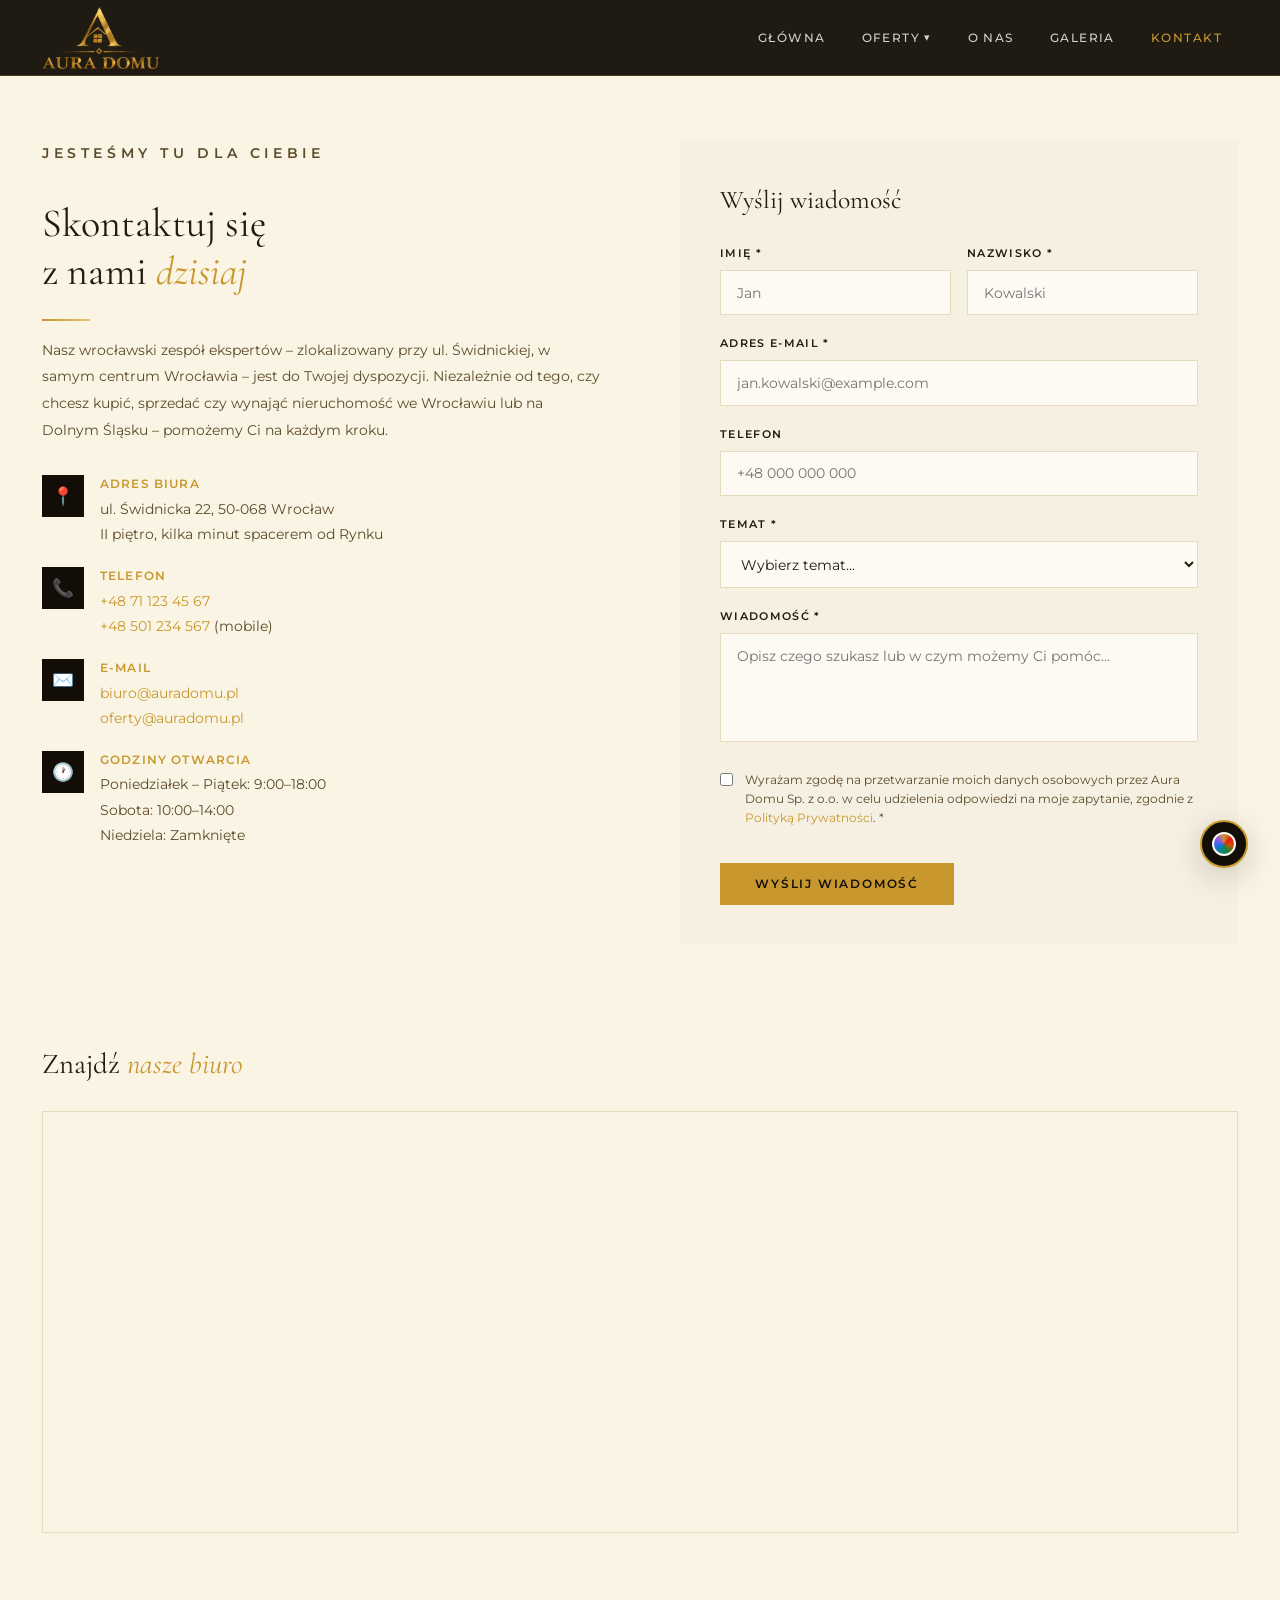
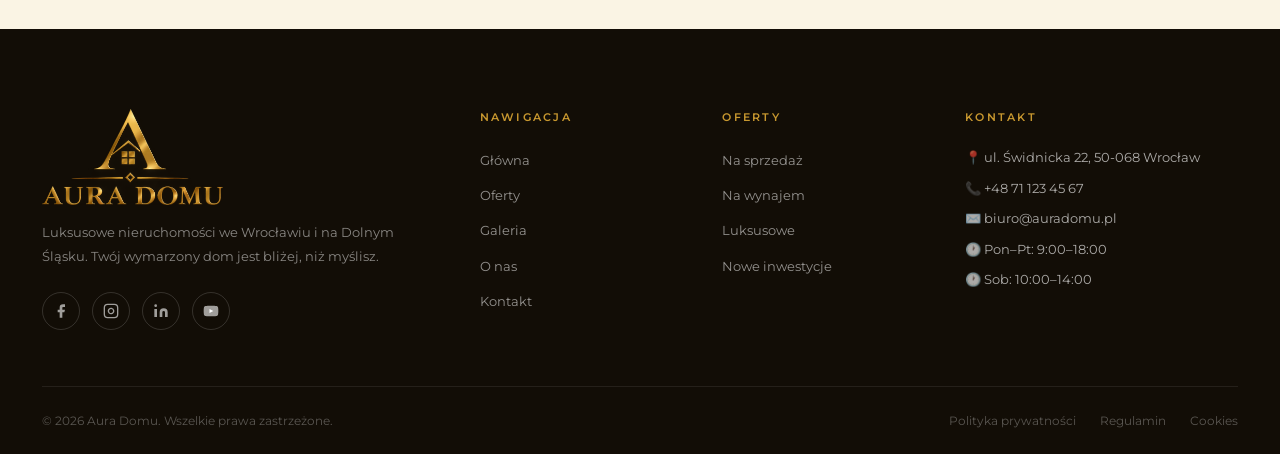
<file: kontakt.html>
<!DOCTYPE html>
<html lang="pl">
<head>
<meta charset="UTF-8">
<script>try{var t=localStorage.getItem('auraDomu_theme');if(t&&/^[a-z-]+$/.test(t))document.documentElement.setAttribute('data-theme',t)}catch(e){}</script>
<meta name="viewport" content="width=device-width, initial-scale=1.0">
<meta name="description" content="Skontaktuj się z Aura Domu: ul. Świdnicka 22, Wrocław. Telefon, e-mail i formularz kontaktowy dla kupujących, sprzedających i wynajmujących.">
<meta property="og:title" content="Kontakt – Aura Domu Wrocław">
<meta property="og:description" content="Skontaktuj się z Aura Domu: ul. Świdnicka 22, Wrocław. Telefon, e-mail i formularz kontaktowy dla kupujących, sprzedających i wynajmujących.">
<meta property="og:type" content="website">
<meta property="og:locale" content="pl_PL">
<link rel="icon" type="image/png" href="favicon.png">
<title>Kontakt – Aura Domu</title>
<link rel="preconnect" href="https://fonts.googleapis.com">
<link rel="preconnect" href="https://fonts.gstatic.com" crossorigin>
<link href="https://fonts.googleapis.com/css2?family=Cormorant+Garamond:ital,wght@0,300;0,400;0,600;1,300;1,400&family=Montserrat:wght@300;400;500;600&display=swap" rel="stylesheet">
  <link rel="stylesheet" href="style.css">
</head>
<body>

<button class="contrast-toggle" id="contrastToggle" type="button" aria-label="Wybierz kolor strony" aria-haspopup="true" aria-expanded="false" aria-controls="themePanel"><span class="contrast-icon" aria-hidden="true"></span></button>

<nav class="navbar" id="navbar">
  <div class="nav-container">
    <a href="index.html" class="nav-logo" aria-label="Aura Domu – strona główna"><img src="logo.png" alt="Aura Domu" width="700" height="371"></a>
    <ul class="nav-menu" id="navMenu">
      <li><a href="index.html" class="nav-link">Główna</a></li>
      <li class="nav-dropdown">
        <a href="oferty.html" class="nav-link">Oferty <span class="arrow">▾</span></a>
        <ul class="dropdown-menu">
          <li><a href="oferty.html">Wszystkie oferty</a></li>
          <li><a href="oferty.html?type=sprzedaz">Na sprzedaż</a></li>
          <li><a href="oferty.html?type=wynajem">Na wynajem</a></li>
          <li><a href="oferty.html?type=luksusowe">Luksusowe</a></li>
          <li><a href="oferty.html?type=nowe">Nowe inwestycje</a></li>
        </ul>
      </li>
      <li><a href="o-nas.html" class="nav-link">O nas</a></li>
      <li><a href="galeria.html" class="nav-link">Galeria</a></li>
      <li><a href="kontakt.html" class="nav-link active">Kontakt</a></li>
    </ul>
    <button class="nav-burger" id="navBurger" type="button" aria-label="Menu" aria-expanded="false" aria-controls="navMenu"><span></span><span></span><span></span></button>
  </div>
</nav>

<!-- CONTACT SECTION -->
<section class="contact-section">
  <div class="container">
    <div class="contact-grid">

      <!-- INFO -->
      <div class="contact-info">
        <p class="section-eyebrow" style="text-align:left">Jesteśmy tu dla Ciebie</p>
        <h1>Skontaktuj się<br>z nami <em>dzisiaj</em></h1>
        <span class="gold-line left"></span>
        <p>Nasz wrocławski zespół ekspertów – zlokalizowany przy ul. Świdnickiej, w samym centrum Wrocławia – jest do Twojej dyspozycji. Niezależnie od tego, czy chcesz kupić, sprzedać czy wynająć nieruchomość we Wrocławiu lub na Dolnym Śląsku – pomożemy Ci na każdym kroku.</p>

        <div class="contact-details">
          <div class="contact-detail-item">
            <div class="contact-icon">📍</div>
            <div>
              <h5>Adres biura</h5>
              <p>ul. Świdnicka 22, 50-068 Wrocław<br>II piętro, kilka minut spacerem od Rynku</p>
            </div>
          </div>
          <div class="contact-detail-item">
            <div class="contact-icon">📞</div>
            <div>
              <h5>Telefon</h5>
              <p><a href="tel:+48711234567" style="color:var(--gold)">+48 71 123 45 67</a><br>
              <a href="tel:+48501234567" style="color:var(--gold)">+48 501 234 567</a> (mobile)</p>
            </div>
          </div>
          <div class="contact-detail-item">
            <div class="contact-icon">✉️</div>
            <div>
              <h5>E-mail</h5>
              <p><a href="mailto:biuro@auradomu.pl" style="color:var(--gold)">biuro@auradomu.pl</a><br>
              <a href="mailto:oferty@auradomu.pl" style="color:var(--gold)">oferty@auradomu.pl</a></p>
            </div>
          </div>
          <div class="contact-detail-item">
            <div class="contact-icon">🕐</div>
            <div>
              <h5>Godziny otwarcia</h5>
              <p>Poniedziałek – Piątek: 9:00–18:00<br>
              Sobota: 10:00–14:00<br>
              Niedziela: Zamknięte</p>
            </div>
          </div>
        </div>
      </div>

      <!-- FORM -->
      <div class="contact-form">
        <h3>Wyślij wiadomość</h3>
        <form id="contactForm" novalidate>
          <div class="form-row">
            <div class="form-group">
              <label for="firstName">Imię *</label>
              <input type="text" id="firstName" name="firstName" placeholder="Jan" data-required>
              <span class="form-error">Pole jest wymagane</span>
            </div>
            <div class="form-group">
              <label for="lastName">Nazwisko *</label>
              <input type="text" id="lastName" name="lastName" placeholder="Kowalski" data-required>
              <span class="form-error">Pole jest wymagane</span>
            </div>
          </div>
          <div class="form-group">
            <label for="email">Adres e-mail *</label>
            <input type="email" id="email" name="email" placeholder="jan.kowalski@example.com" data-required>
            <span class="form-error">Podaj poprawny adres e-mail</span>
          </div>
          <div class="form-group">
            <label for="phone">Telefon</label>
            <input type="tel" id="phone" name="phone" placeholder="+48 000 000 000">
            <span class="form-error">Podaj poprawny numer telefonu</span>
          </div>
          <div class="form-group">
            <label for="subject">Temat *</label>
            <select id="subject" name="subject" data-required>
              <option value="">Wybierz temat...</option>
              <option value="kupno">Chcę kupić nieruchomość</option>
              <option value="sprzedaz">Chcę sprzedać nieruchomość</option>
              <option value="wynajem">Szukam nieruchomości do wynajmu</option>
              <option value="wycena">Wycena nieruchomości</option>
              <option value="inne">Inne</option>
            </select>
            <span class="form-error">Wybierz temat wiadomości</span>
          </div>
          <div class="form-group">
            <label for="message">Wiadomość *</label>
            <textarea id="message" name="message" rows="5" placeholder="Opisz czego szukasz lub w czym możemy Ci pomóc..." data-required></textarea>
            <span class="form-error">Wiadomość jest wymagana</span>
          </div>
          <div class="form-group" style="display:flex;align-items:flex-start;gap:0.75rem;">
            <input type="checkbox" id="rodo" name="rodo" style="width:auto;margin-top:3px;" data-required>
            <label for="rodo" style="font-size:0.75rem;font-weight:400;letter-spacing:0;text-transform:none;color:var(--mid-grey);line-height:1.6;">
              Wyrażam zgodę na przetwarzanie moich danych osobowych przez Aura Domu Sp. z o.o. w celu udzielenia odpowiedzi na moje zapytanie, zgodnie z <a href="#" style="color:var(--gold)">Polityką Prywatności</a>. *
            </label>
          </div>
          <button type="submit" class="btn-gold" style="margin-top:0.5rem">Wyślij wiadomość</button>
          <div class="form-success" id="formSuccess">
            ✓ Dziękujemy! Twoja wiadomość została wysłana. Odpowiemy najpóźniej następnego dnia roboczego.
          </div>
        </form>
      </div>

    </div>
  </div>
</section>

<!-- MAP SECTION -->
<section class="map-section">
  <div class="container">
    <h3>Znajdź <em>nasze biuro</em></h3>
    <div class="map-wrapper">
      <iframe
        src="https://www.google.com/maps?q=ul.+%C5%9Awidnicka+22,+Wroc%C5%82aw&hl=pl&z=16&output=embed"
        allowfullscreen loading="lazy" referrerpolicy="no-referrer-when-downgrade"
        title="Mapa lokalizacji biura Aura Domu – ul. Świdnicka 22, Wrocław">
      </iframe>
    </div>
  </div>
</section>

<!-- FOOTER -->
<footer class="footer">
  <div class="container">
    <div class="footer-grid">
      <div class="footer-brand">
        <div class="footer-logo"><img src="logo.png" alt="Aura Domu" width="700" height="371" loading="lazy"></div>
        <p class="footer-tagline">Luksusowe nieruchomości we Wrocławiu i na Dolnym Śląsku. Twój wymarzony dom jest bliżej, niż myślisz.</p>
        <div class="social-links">
          <a href="#" class="social-link" aria-label="Facebook"><svg viewBox="0 0 24 24" fill="currentColor"><path d="M18 2h-3a5 5 0 00-5 5v3H7v4h3v8h4v-8h3l1-4h-4V7a1 1 0 011-1h3z"/></svg></a>
          <a href="#" class="social-link" aria-label="Instagram"><svg viewBox="0 0 24 24" fill="none" stroke="currentColor" stroke-width="2"><rect x="2" y="2" width="20" height="20" rx="5"/><path d="M16 11.37A4 4 0 1112.63 8 4 4 0 0116 11.37z"/><line x1="17.5" y1="6.5" x2="17.51" y2="6.5"/></svg></a>
          <a href="#" class="social-link" aria-label="LinkedIn"><svg viewBox="0 0 24 24" fill="currentColor"><path d="M16 8a6 6 0 016 6v7h-4v-7a2 2 0 00-2-2 2 2 0 00-2 2v7h-4v-7a6 6 0 016-6zM2 9h4v12H2z"/><circle cx="4" cy="4" r="2"/></svg></a>
          <a href="#" class="social-link" aria-label="YouTube"><svg viewBox="0 0 24 24" fill="currentColor"><path d="M22.54 6.42a2.78 2.78 0 00-1.94-1.96C18.88 4 12 4 12 4s-6.88 0-8.6.46a2.78 2.78 0 00-1.94 1.96A29 29 0 001 12a29 29 0 00.46 5.58A2.78 2.78 0 003.4 19.54C5.12 20 12 20 12 20s6.88 0 8.6-.46a2.78 2.78 0 001.94-1.96A29 29 0 0023 12a29 29 0 00-.46-5.58z"/><polygon points="9.75 15.02 15.5 12 9.75 8.98 9.75 15.02" fill="white"/></svg></a>
        </div>
      </div>
      <div class="footer-col"><h4>Nawigacja</h4><ul><li><a href="index.html">Główna</a></li><li><a href="oferty.html">Oferty</a></li><li><a href="galeria.html">Galeria</a></li><li><a href="o-nas.html">O nas</a></li><li><a href="kontakt.html">Kontakt</a></li></ul></div>
      <div class="footer-col"><h4>Oferty</h4><ul><li><a href="oferty.html?type=sprzedaz">Na sprzedaż</a></li><li><a href="oferty.html?type=wynajem">Na wynajem</a></li><li><a href="oferty.html?type=luksusowe">Luksusowe</a></li><li><a href="oferty.html?type=nowe">Nowe inwestycje</a></li></ul></div>
      <div class="footer-col"><h4>Kontakt</h4><ul class="footer-contact"><li>📍 ul. Świdnicka 22, 50-068 Wrocław</li><li>📞 +48 71 123 45 67</li><li>✉️ biuro@auradomu.pl</li><li>🕐 Pon–Pt: 9:00–18:00</li><li>🕐 Sob: 10:00–14:00</li></ul></div>
    </div>
    <div class="footer-bottom">
      <p>© 2026 Aura Domu. Wszelkie prawa zastrzeżone.</p>
      <div class="footer-links"><a href="#">Polityka prywatności</a><a href="#">Regulamin</a><a href="#">Cookies</a></div>
    </div>
  </div>
</footer>
  <script src="script.js"></script>
</body>
</html>
</file>
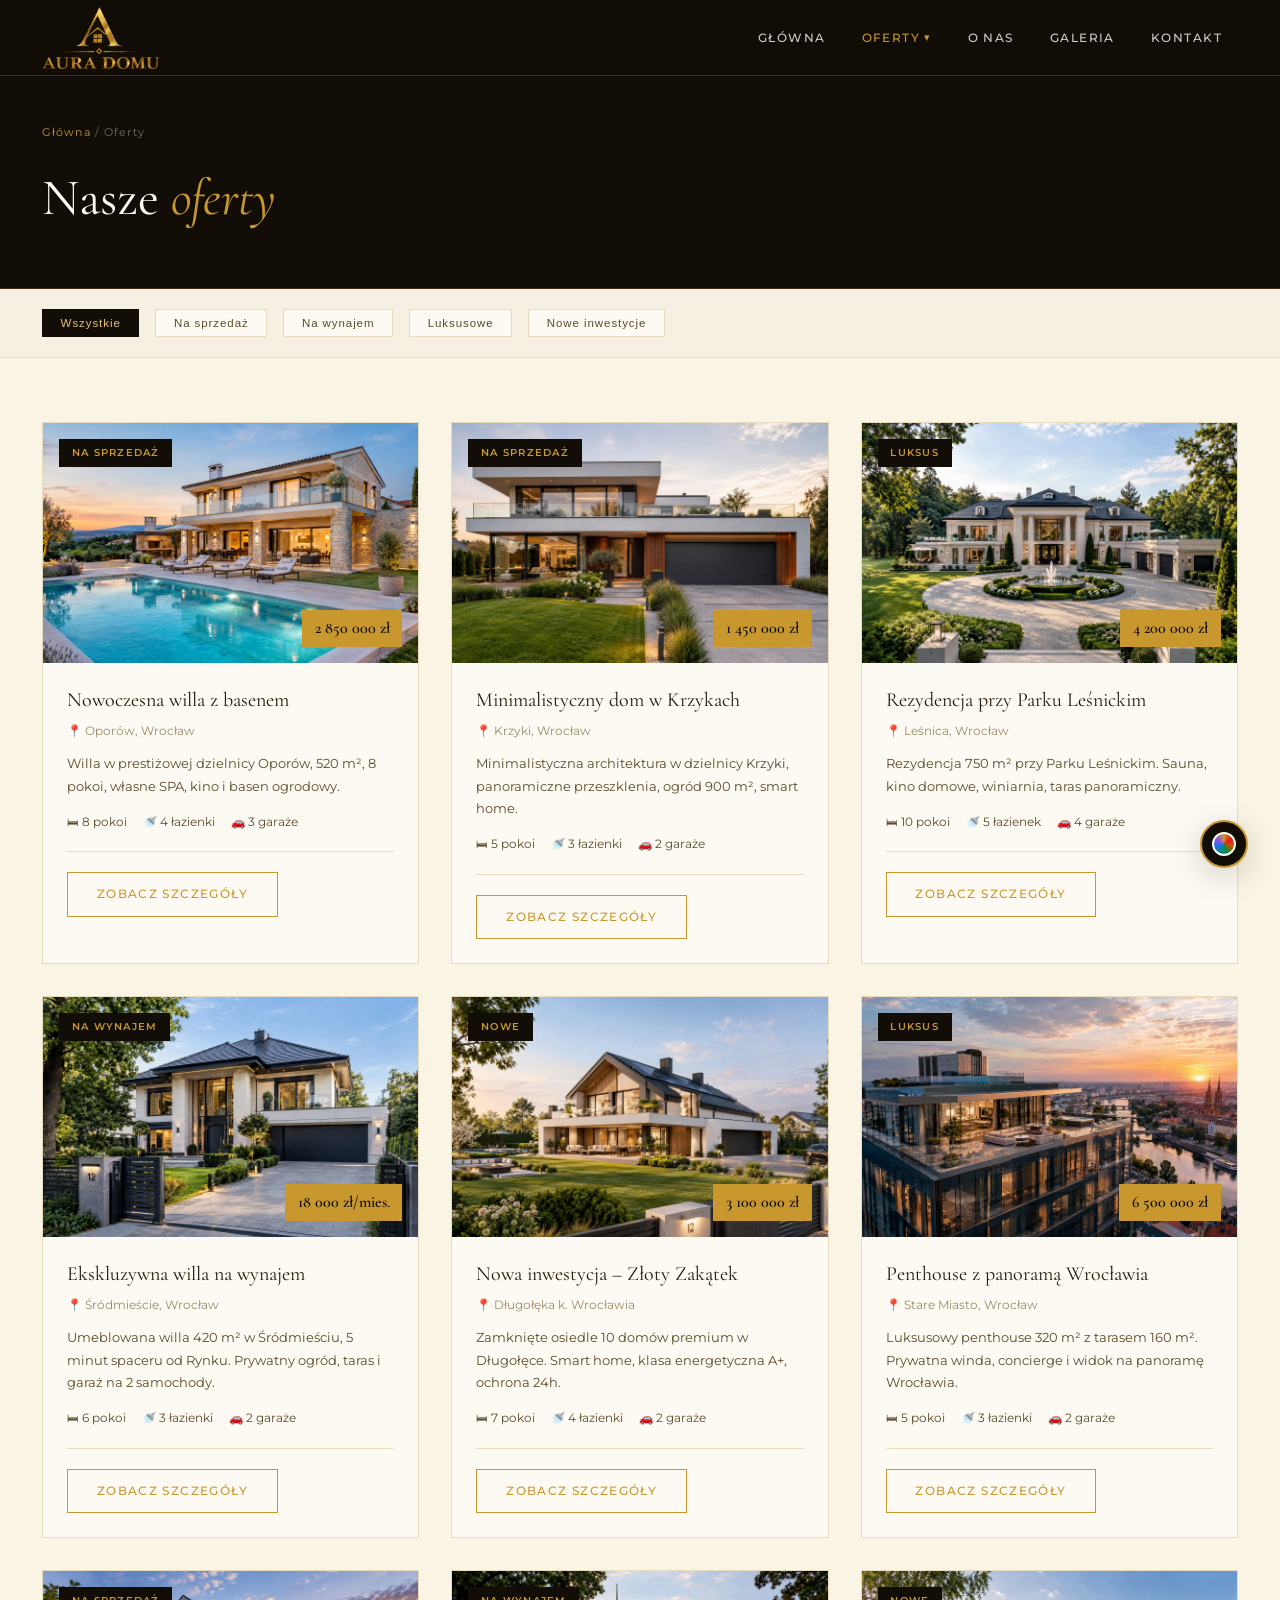
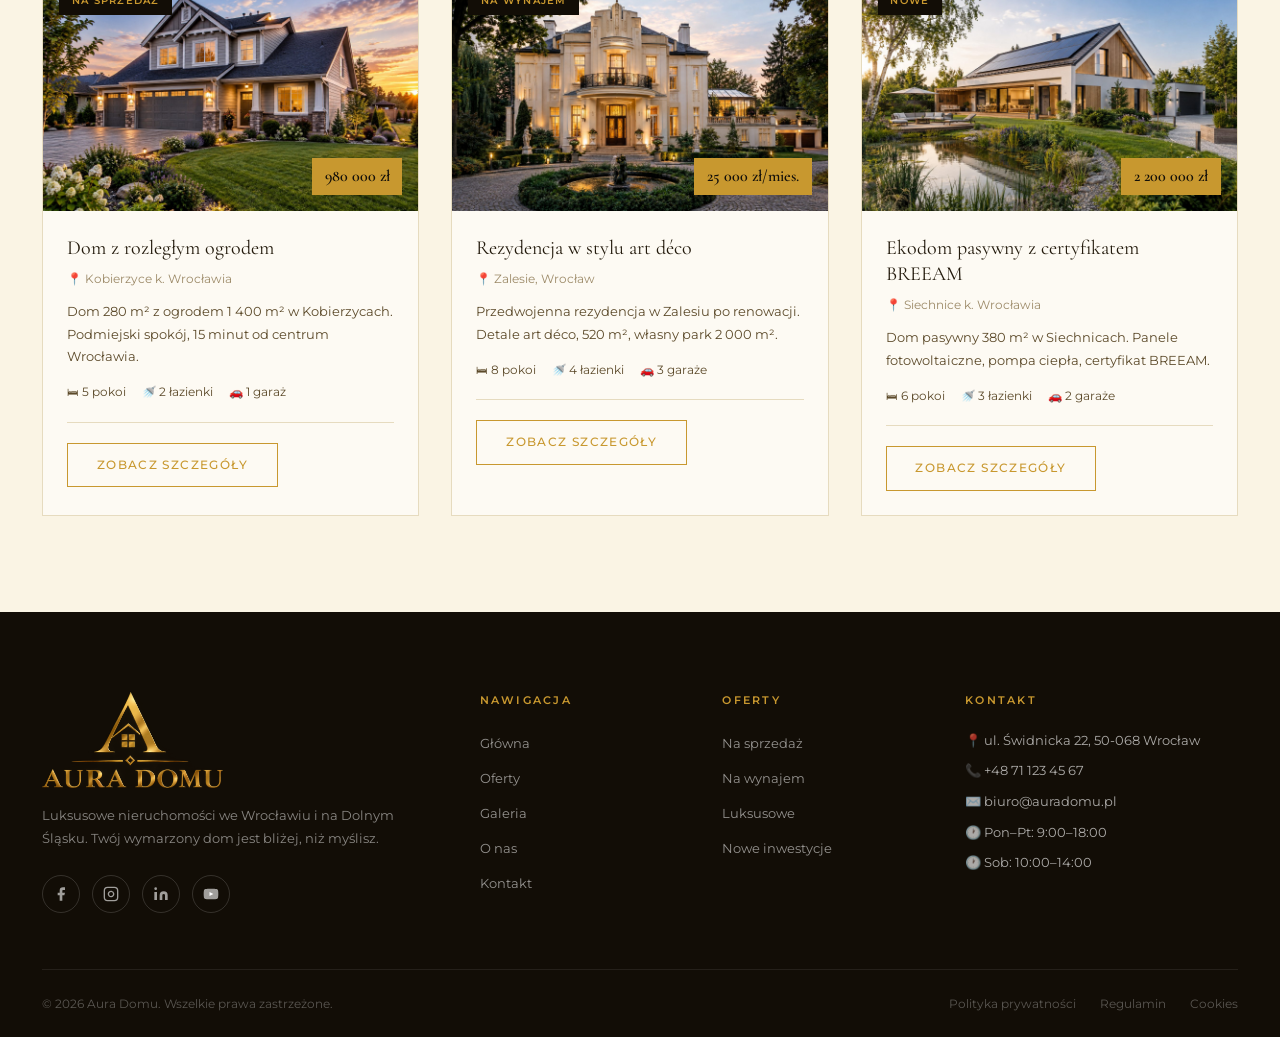
<file: oferty.html>
<!DOCTYPE html>
<html lang="pl">
<head>
<meta charset="UTF-8">
<script>try{var t=localStorage.getItem('auraDomu_theme');if(t&&/^[a-z-]+$/.test(t))document.documentElement.setAttribute('data-theme',t)}catch(e){}</script>
<meta name="viewport" content="width=device-width, initial-scale=1.0">
<meta name="description" content="Przeglądaj aktualne oferty domów i rezydencji na sprzedaż i wynajem we Wrocławiu i na Dolnym Śląsku. Wille, penthousy i nowe inwestycje premium.">
<meta property="og:title" content="Oferty nieruchomości – Aura Domu Wrocław">
<meta property="og:description" content="Przeglądaj aktualne oferty domów i rezydencji na sprzedaż i wynajem we Wrocławiu i na Dolnym Śląsku. Wille, penthousy i nowe inwestycje premium.">
<meta property="og:type" content="website">
<meta property="og:locale" content="pl_PL">
<link rel="icon" type="image/png" href="favicon.png">
<title>Oferty – Aura Domu</title>
<link rel="preconnect" href="https://fonts.googleapis.com">
<link rel="preconnect" href="https://fonts.gstatic.com" crossorigin>
<link href="https://fonts.googleapis.com/css2?family=Cormorant+Garamond:ital,wght@0,300;0,400;0,600;1,300;1,400&family=Montserrat:wght@300;400;500;600&display=swap" rel="stylesheet">
  <link rel="stylesheet" href="style.css">
</head>
<body>

<button class="contrast-toggle" id="contrastToggle" type="button" aria-label="Wybierz kolor strony" aria-haspopup="true" aria-expanded="false" aria-controls="themePanel"><span class="contrast-icon" aria-hidden="true"></span></button>

<!-- NAVBAR -->
<nav class="navbar" id="navbar">
  <div class="nav-container">
    <a href="index.html" class="nav-logo" aria-label="Aura Domu – strona główna"><img src="logo.png" alt="Aura Domu" width="700" height="371"></a>
    <ul class="nav-menu" id="navMenu">
      <li><a href="index.html" class="nav-link">Główna</a></li>
      <li class="nav-dropdown">
        <a href="oferty.html" class="nav-link active">Oferty <span class="arrow">▾</span></a>
        <ul class="dropdown-menu">
          <li><a href="oferty.html">Wszystkie oferty</a></li>
          <li><a href="oferty.html?type=sprzedaz">Na sprzedaż</a></li>
          <li><a href="oferty.html?type=wynajem">Na wynajem</a></li>
          <li><a href="oferty.html?type=luksusowe">Luksusowe</a></li>
          <li><a href="oferty.html?type=nowe">Nowe inwestycje</a></li>
        </ul>
      </li>
      <li><a href="o-nas.html" class="nav-link">O nas</a></li>
      <li><a href="galeria.html" class="nav-link">Galeria</a></li>
      <li><a href="kontakt.html" class="nav-link">Kontakt</a></li>
    </ul>
    <button class="nav-burger" id="navBurger" type="button" aria-label="Menu" aria-expanded="false" aria-controls="navMenu"><span></span><span></span><span></span></button>
  </div>
</nav>

<!-- PAGE HERO -->
<section class="page-hero">
  <div class="page-hero-inner">
    <p class="page-breadcrumb"><a href="index.html">Główna</a> / Oferty</p>
    <h1 class="page-title">Nasze <em style="font-style:italic;color:var(--gold)">oferty</em></h1>
  </div>
</section>

<!-- FILTERS -->
<div class="filters-bar">
  <div class="filters-inner">
    <button class="filter-chip active" data-filter="all">Wszystkie</button>
    <button class="filter-chip" data-filter="sprzedaz">Na sprzedaż</button>
    <button class="filter-chip" data-filter="wynajem">Na wynajem</button>
    <button class="filter-chip" data-filter="luksusowe">Luksusowe</button>
    <button class="filter-chip" data-filter="nowe">Nowe inwestycje</button>
  </div>
</div>

<!-- LISTINGS -->
<section class="listings-page-section">
  <div class="container">
    <p class="results-info" id="resultsInfo" aria-live="polite"></p>
    <p class="no-results" id="noResults" hidden>Brak ofert spełniających wybrane kryteria. <a href="oferty.html">Wyczyść filtry</a></p>
    <div class="listings-page-grid">

      <!-- Card 1 -->
      <div class="listing-card" data-type="sprzedaz" data-price="2850000" data-rooms="8">
        <div class="card-image-wrap">
          <img src="images/oferta-1-zewnatrz.jpg" alt="Willa z basenem" loading="lazy">
          <span class="card-badge">Na sprzedaż</span>
          <span class="card-price">2 850 000 zł</span>
        </div>
        <div class="card-body">
          <h3 class="card-title">Nowoczesna willa z basenem</h3>
          <p class="card-location">📍 Oporów, Wrocław</p>
          <p class="card-desc">Willa w prestiżowej dzielnicy Oporów, 520 m², 8 pokoi, własne SPA, kino i basen ogrodowy.</p>
          <div class="card-features">
            <span>🛏 8 pokoi</span><span>🚿 4 łazienki</span><span>🚗 3 garaże</span>
          </div>
          <a href="szczegoly.html?id=1" class="btn-outline">Zobacz szczegóły</a>
        </div>
      </div>

      <!-- Card 2 -->
      <div class="listing-card" data-type="sprzedaz" data-price="1450000" data-rooms="5">
        <div class="card-image-wrap">
          <img src="images/oferta-2-zewnatrz.jpg" alt="Minimalistyczny dom w Krzykach" loading="lazy">
          <span class="card-badge">Na sprzedaż</span>
          <span class="card-price">1 450 000 zł</span>
        </div>
        <div class="card-body">
          <h3 class="card-title">Minimalistyczny dom w Krzykach</h3>
          <p class="card-location">📍 Krzyki, Wrocław</p>
          <p class="card-desc">Minimalistyczna architektura w dzielnicy Krzyki, panoramiczne przeszklenia, ogród 900 m², smart home.</p>
          <div class="card-features">
            <span>🛏 5 pokoi</span><span>🚿 3 łazienki</span><span>🚗 2 garaże</span>
          </div>
          <a href="szczegoly.html?id=2" class="btn-outline">Zobacz szczegóły</a>
        </div>
      </div>

      <!-- Card 3 -->
      <div class="listing-card" data-type="sprzedaz luksusowe" data-price="4200000" data-rooms="10">
        <div class="card-image-wrap">
          <img src="images/oferta-3-zewnatrz.jpg" alt="Rezydencja przy Parku Leśnickim" loading="lazy">
          <span class="card-badge">Luksus</span>
          <span class="card-price">4 200 000 zł</span>
        </div>
        <div class="card-body">
          <h3 class="card-title">Rezydencja przy Parku Leśnickim</h3>
          <p class="card-location">📍 Leśnica, Wrocław</p>
          <p class="card-desc">Rezydencja 750 m² przy Parku Leśnickim. Sauna, kino domowe, winiarnia, taras panoramiczny.</p>
          <div class="card-features">
            <span>🛏 10 pokoi</span><span>🚿 5 łazienek</span><span>🚗 4 garaże</span>
          </div>
          <a href="szczegoly.html?id=3" class="btn-outline">Zobacz szczegóły</a>
        </div>
      </div>

      <!-- Card 4 -->
      <div class="listing-card" data-type="wynajem" data-rooms="6">
        <div class="card-image-wrap">
          <img src="images/oferta-4-zewnatrz.jpg" alt="Ekskluzywna willa na wynajem" loading="lazy">
          <span class="card-badge">Na wynajem</span>
          <span class="card-price">18 000 zł/mies.</span>
        </div>
        <div class="card-body">
          <h3 class="card-title">Ekskluzywna willa na wynajem</h3>
          <p class="card-location">📍 Śródmieście, Wrocław</p>
          <p class="card-desc">Umeblowana willa 420 m² w Śródmieściu, 5 minut spaceru od Rynku. Prywatny ogród, taras i garaż na 2 samochody.</p>
          <div class="card-features">
            <span>🛏 6 pokoi</span><span>🚿 3 łazienki</span><span>🚗 2 garaże</span>
          </div>
          <a href="szczegoly.html?id=4" class="btn-outline">Zobacz szczegóły</a>
        </div>
      </div>

      <!-- Card 5 -->
      <div class="listing-card" data-type="sprzedaz nowe" data-price="3100000" data-rooms="7">
        <div class="card-image-wrap">
          <img src="images/oferta-5-zewnatrz.jpg" alt="Nowa inwestycja – Złoty Zakątek" loading="lazy">
          <span class="card-badge">Nowe</span>
          <span class="card-price">3 100 000 zł</span>
        </div>
        <div class="card-body">
          <h3 class="card-title">Nowa inwestycja – Złoty Zakątek</h3>
          <p class="card-location">📍 Długołęka k. Wrocławia</p>
          <p class="card-desc">Zamknięte osiedle 10 domów premium w Długołęce. Smart home, klasa energetyczna A+, ochrona 24h.</p>
          <div class="card-features">
            <span>🛏 7 pokoi</span><span>🚿 4 łazienki</span><span>🚗 2 garaże</span>
          </div>
          <a href="szczegoly.html?id=5" class="btn-outline">Zobacz szczegóły</a>
        </div>
      </div>

      <!-- Card 6 -->
      <div class="listing-card" data-type="sprzedaz luksusowe" data-price="6500000" data-rooms="5">
        <div class="card-image-wrap">
          <img src="images/oferta-6-taras.jpg" alt="Penthouse" loading="lazy">
          <span class="card-badge">Luksus</span>
          <span class="card-price">6 500 000 zł</span>
        </div>
        <div class="card-body">
          <h3 class="card-title">Penthouse z panoramą Wrocławia</h3>
          <p class="card-location">📍 Stare Miasto, Wrocław</p>
          <p class="card-desc">Luksusowy penthouse 320 m² z tarasem 160 m². Prywatna winda, concierge i widok na panoramę Wrocławia.</p>
          <div class="card-features">
            <span>🛏 5 pokoi</span><span>🚿 3 łazienki</span><span>🚗 2 garaże</span>
          </div>
          <a href="szczegoly.html?id=6" class="btn-outline">Zobacz szczegóły</a>
        </div>
      </div>

      <!-- Card 7 -->
      <div class="listing-card" data-type="sprzedaz" data-price="980000" data-rooms="5">
        <div class="card-image-wrap">
          <img src="images/oferta-7-zewnatrz.jpg" alt="Dom z rozległym ogrodem" loading="lazy">
          <span class="card-badge">Na sprzedaż</span>
          <span class="card-price">980 000 zł</span>
        </div>
        <div class="card-body">
          <h3 class="card-title">Dom z rozległym ogrodem</h3>
          <p class="card-location">📍 Kobierzyce k. Wrocławia</p>
          <p class="card-desc">Dom 280 m² z ogrodem 1 400 m² w Kobierzycach. Podmiejski spokój, 15 minut od centrum Wrocławia.</p>
          <div class="card-features">
            <span>🛏 5 pokoi</span><span>🚿 2 łazienki</span><span>🚗 1 garaż</span>
          </div>
          <a href="szczegoly.html?id=7" class="btn-outline">Zobacz szczegóły</a>
        </div>
      </div>

      <!-- Card 8 -->
      <div class="listing-card" data-type="wynajem" data-rooms="8">
        <div class="card-image-wrap">
          <img src="images/oferta-8-zewnatrz.jpg" alt="Rezydencja w stylu art déco" loading="lazy">
          <span class="card-badge">Na wynajem</span>
          <span class="card-price">25 000 zł/mies.</span>
        </div>
        <div class="card-body">
          <h3 class="card-title">Rezydencja w stylu art déco</h3>
          <p class="card-location">📍 Zalesie, Wrocław</p>
          <p class="card-desc">Przedwojenna rezydencja w Zalesiu po renowacji. Detale art déco, 520 m², własny park 2 000 m².</p>
          <div class="card-features">
            <span>🛏 8 pokoi</span><span>🚿 4 łazienki</span><span>🚗 3 garaże</span>
          </div>
          <a href="szczegoly.html?id=8" class="btn-outline">Zobacz szczegóły</a>
        </div>
      </div>

      <!-- Card 9 -->
      <div class="listing-card" data-type="sprzedaz nowe" data-price="2200000" data-rooms="6">
        <div class="card-image-wrap">
          <img src="images/oferta-9-zewnatrz.jpg" alt="Ekodom pasywny" loading="lazy">
          <span class="card-badge">Nowe</span>
          <span class="card-price">2 200 000 zł</span>
        </div>
        <div class="card-body">
          <h3 class="card-title">Ekodom pasywny z certyfikatem BREEAM</h3>
          <p class="card-location">📍 Siechnice k. Wrocławia</p>
          <p class="card-desc">Dom pasywny 380 m² w Siechnicach. Panele fotowoltaiczne, pompa ciepła, certyfikat BREEAM.</p>
          <div class="card-features">
            <span>🛏 6 pokoi</span><span>🚿 3 łazienki</span><span>🚗 2 garaże</span>
          </div>
          <a href="szczegoly.html?id=9" class="btn-outline">Zobacz szczegóły</a>
        </div>
      </div>

    </div>
  </div>
</section>

<!-- FOOTER -->
<footer class="footer">
  <div class="container">
    <div class="footer-grid">
      <div class="footer-brand">
        <div class="footer-logo"><img src="logo.png" alt="Aura Domu" width="700" height="371" loading="lazy"></div>
        <p class="footer-tagline">Luksusowe nieruchomości we Wrocławiu i na Dolnym Śląsku. Twój wymarzony dom jest bliżej, niż myślisz.</p>
        <div class="social-links">
          <a href="#" class="social-link" aria-label="Facebook"><svg viewBox="0 0 24 24" fill="currentColor"><path d="M18 2h-3a5 5 0 00-5 5v3H7v4h3v8h4v-8h3l1-4h-4V7a1 1 0 011-1h3z"/></svg></a>
          <a href="#" class="social-link" aria-label="Instagram"><svg viewBox="0 0 24 24" fill="none" stroke="currentColor" stroke-width="2"><rect x="2" y="2" width="20" height="20" rx="5"/><path d="M16 11.37A4 4 0 1112.63 8 4 4 0 0116 11.37z"/><line x1="17.5" y1="6.5" x2="17.51" y2="6.5"/></svg></a>
          <a href="#" class="social-link" aria-label="LinkedIn"><svg viewBox="0 0 24 24" fill="currentColor"><path d="M16 8a6 6 0 016 6v7h-4v-7a2 2 0 00-2-2 2 2 0 00-2 2v7h-4v-7a6 6 0 016-6zM2 9h4v12H2z"/><circle cx="4" cy="4" r="2"/></svg></a>
          <a href="#" class="social-link" aria-label="YouTube"><svg viewBox="0 0 24 24" fill="currentColor"><path d="M22.54 6.42a2.78 2.78 0 00-1.94-1.96C18.88 4 12 4 12 4s-6.88 0-8.6.46a2.78 2.78 0 00-1.94 1.96A29 29 0 001 12a29 29 0 00.46 5.58A2.78 2.78 0 003.4 19.54C5.12 20 12 20 12 20s6.88 0 8.6-.46a2.78 2.78 0 001.94-1.96A29 29 0 0023 12a29 29 0 00-.46-5.58z"/><polygon points="9.75 15.02 15.5 12 9.75 8.98 9.75 15.02" fill="white"/></svg></a>
        </div>
      </div>
      <div class="footer-col"><h4>Nawigacja</h4><ul><li><a href="index.html">Główna</a></li><li><a href="oferty.html">Oferty</a></li><li><a href="galeria.html">Galeria</a></li><li><a href="o-nas.html">O nas</a></li><li><a href="kontakt.html">Kontakt</a></li></ul></div>
      <div class="footer-col"><h4>Oferty</h4><ul><li><a href="oferty.html?type=sprzedaz">Na sprzedaż</a></li><li><a href="oferty.html?type=wynajem">Na wynajem</a></li><li><a href="oferty.html?type=luksusowe">Luksusowe</a></li><li><a href="oferty.html?type=nowe">Nowe inwestycje</a></li></ul></div>
      <div class="footer-col"><h4>Kontakt</h4><ul class="footer-contact"><li>📍 ul. Świdnicka 22, 50-068 Wrocław</li><li>📞 +48 71 123 45 67</li><li>✉️ biuro@auradomu.pl</li><li>🕐 Pon–Pt: 9:00–18:00</li><li>🕐 Sob: 10:00–14:00</li></ul></div>
    </div>
    <div class="footer-bottom">
      <p>© 2026 Aura Domu. Wszelkie prawa zastrzeżone.</p>
      <div class="footer-links"><a href="#">Polityka prywatności</a><a href="#">Regulamin</a><a href="#">Cookies</a></div>
    </div>
  </div>
</footer>
<script src="script.js"></script>
</body>
</html>
</file>
<file: style.css>
/* ============================================================
   AURA DOMU – style.css
   Shared styles for all pages
   ============================================================ */
/* ============================================================
   AURA DOMU – Luksusowe Nieruchomości
   Design: Modern Luxury Real Estate
   Palette: Cream · Warm Black · Gold (kolor logo)
   ============================================================ */

:root {
  /* Złoto z logo + ciepły krem – Wrocław Edition */
  --black: #14100a;
  --white: #fdfaf3;
  --off-white: #f6f0e2;
  --charcoal: #241b0d;
  --mid-grey: #5c4a2a;
  --light-grey: #9c8a68;
  --border: #e6dbbf;
  --gold: #c8982f;
  --gold-light: #e3c374;
  --gold-dark: #9a7220;
  --navy: #120d06;
  --navy-light: #221a0c;
  --accent: #e3c374;
  --cream: #faf4e4;
  --font-display: 'Cormorant Garamond', Georgia, serif;
  --font-body: 'Montserrat', sans-serif;
  --nav-height: 76px;
  --transition: 0.35s cubic-bezier(0.4, 0, 0.2, 1);
  --gold-rgb: 200,152,47;
  --navy-rgb: 18,13,6;
  --ink-rgb: 36,27,13;
  --shadow-rgb: 20,14,6;
  --shadow-sm: 0 2px 12px rgba(var(--shadow-rgb),0.10);
  --shadow-md: 0 8px 32px rgba(var(--shadow-rgb),0.18);
  --shadow-lg: 0 20px 60px rgba(var(--shadow-rgb),0.28);
}


/* TRYBY WYSOKIEGO KONTRASTU (data-theme="c-...")
   Biało-czarna baza + jeden kolor akcentu do wyboru. Każdy akcent ma
   luminancję dobraną tak, by miał kontrast ≥ 4,5:1 (WCAG AA) ZARÓWNO
   na białym, jak i na czarnym tle – dzięki temu ten sam kolor jest
   czytelny w jasnych sekcjach strony i w ciemnych (menu, stopka).
   Kolory są też rozróżnialne dla większości osób z zaburzeniami widzenia
   barw, bo informacja nie opiera się wyłącznie na odcieniu. */
html[data-theme^="c-"] {
  --black: #000000;
  --white: #ffffff;
  --off-white: #ffffff;
  --charcoal: #000000;
  --mid-grey: #101010;
  --light-grey: #333333;
  --border: #000000;
  --navy: #000000;
  --navy-light: #101010;
  --cream: #ffffff;
  --navy-rgb: 0,0,0;
  --ink-rgb: 0,0,0;
  --shadow-rgb: 0,0,0;
}
html[data-theme="c-blue"]   { --gold:#1e71ed; --gold-light:#669ef3; --gold-dark:#0d469d; --accent:#669ef3; --gold-rgb:30,113,237; }
html[data-theme="c-red"]    { --gold:#e91a13; --gold-light:#f47974; --gold-dark:#96110c; --accent:#f47974; --gold-rgb:233,26,19; }
html[data-theme="c-green"]  { --gold:#13873a; --gold-light:#1ab64e; --gold-dark:#0c5725; --accent:#1ab64e; --gold-rgb:19,135,58; }
html[data-theme="c-orange"] { --gold:#c65205; --gold-light:#f97a24; --gold-dark:#7e3503; --accent:#f97a24; --gold-rgb:198,82,5; }
html[data-theme="c-violet"] { --gold:#9753db; --gold-light:#b88ae6; --gold-dark:#6624a9; --accent:#b88ae6; --gold-rgb:151,83,219; }
html[data-theme="c-teal"]   { --gold:#0b8484; --gold-light:#0eafb0; --gold-dark:#075354; --accent:#0eafb0; --gold-rgb:11,132,132; }

/* UWAGA: nie stosujemy tu filter na elementach strony. Filtr na <body>
   tworzy nowy kontekst pozycjonowania i „odrywa” elementy position:fixed
   (przycisk koloru, menu) od okna przeglądarki – przycisk wtedy lądował
   na dole strony zamiast zostawać w rogu ekranu. */

/* High contrast: apply contrast boost only to non-image elements */
html[data-theme^="c-"] img,
html[data-theme^="c-"] video,
html[data-theme^="c-"] iframe {
  filter: none !important;
  transform: none !important;
}
/* W trybie wysokiego kontrastu podkreślamy linki tekstowe,
   żeby informacja nie zależała wyłącznie od koloru */
html[data-theme^="c-"] a:not(.btn-gold):not(.btn-outline):not(.btn-outline-white):not(.nav-logo):not(.social-link) {
  text-decoration: underline;
}

/* ── WIDOCZNY FOCUS DLA KLAWIATURY (WCAG 2.4.7) ──────────────
   Domyślnie strona nie pokazywała żadnego obramowania przy nawigacji
   klawiaturą (Tab) — dodajemy wyraźny, kontrastowy pierścień fokusu
   na wszystkich klikalnych elementach. */
a:focus-visible,
button:focus-visible,
input:focus-visible,
select:focus-visible,
textarea:focus-visible,
.filter-chip:focus-visible,
.gallery-item:focus-visible {
  outline: 3px solid var(--gold-dark, #d35400);
  outline-offset: 2px;
  border-radius: 2px;
}
html[data-theme^="c-"] a:focus-visible,
html[data-theme^="c-"] button:focus-visible,
html[data-theme^="c-"] input:focus-visible,
html[data-theme^="c-"] select:focus-visible,
html[data-theme^="c-"] textarea:focus-visible {
  outline: 3px solid #d35400;
  outline-offset: 2px;
}

/* Respektuj preferencje systemowe dot. ograniczonego ruchu */
@media (prefers-reduced-motion: reduce) {
  *, *::before, *::after {
    animation-duration: 0.001ms !important;
    animation-iteration-count: 1 !important;
    transition-duration: 0.001ms !important;
    scroll-behavior: auto !important;
  }
}

*, *::before, *::after { box-sizing: border-box; margin: 0; padding: 0; }

html { scroll-behavior: smooth; font-size: 16px; }

body {
  font-family: var(--font-body);
  color: var(--charcoal);
  background: var(--cream);
  line-height: 1.6;
  -webkit-font-smoothing: antialiased;
}

a { text-decoration: none; color: inherit; transition: var(--transition); }
img { max-width: 100%; height: auto; display: block; }
ul { list-style: none; }

.container {
  max-width: 1260px;
  margin: 0 auto;
  padding: 0 2rem;
}

/* ── CONTRAST TOGGLE ── */
.contrast-toggle {
  position: fixed;
  bottom: 2rem;
  right: 2rem;
  z-index: 9999;
  width: 48px;
  height: 48px;
  border: 2px solid var(--gold);
  border-radius: 50%;
  background: var(--navy);
  color: var(--gold);
  font-size: 1.3rem;
  cursor: pointer;
  display: flex;
  align-items: center;
  justify-content: center;
  box-shadow: var(--shadow-md);
  transition: var(--transition);
}
.contrast-toggle:hover { transform: scale(1.1); }
.contrast-icon {
  display: block; width: 24px; height: 24px; border-radius: 50%;
  background: conic-gradient(#c8982f, #e91a13, #c65205, #13873a, #0b8484, #1e71ed, #9753db, #c8982f);
  border: 2px solid var(--white);
}

/* ── PANEL WYBORU KOLORU ── */
.theme-panel {
  position: fixed;
  right: 2rem;
  bottom: calc(2rem + 48px + 0.75rem);
  z-index: 9998;
  width: 270px;
  max-width: calc(100vw - 2rem);
  box-sizing: border-box;
  padding: 1rem;
  background: var(--navy);
  color: var(--white);
  border: 1px solid var(--gold);
  border-radius: 10px;
  box-shadow: var(--shadow-lg);
  font-family: var(--font-body);
}
.theme-panel[hidden] { display: none; }
.theme-panel-title {
  font-size: 0.7rem; letter-spacing: 0.15em; text-transform: uppercase;
  color: var(--gold-light); margin-bottom: 0.75rem;
}
.theme-options { display: grid; grid-template-columns: repeat(2, minmax(0, 1fr)); gap: 0.4rem; }
.theme-option {
  display: flex; align-items: center; gap: 0.5rem;
  padding: 0.45rem 0.5rem;
  background: transparent; color: var(--white);
  border: 1px solid rgba(255,255,255,0.15); border-radius: 6px;
  font-family: var(--font-body); font-size: 0.72rem; cursor: pointer;
  transition: var(--transition);
  min-width: 0; text-align: left;
}
.theme-option:hover { border-color: var(--gold); background: rgba(255,255,255,0.06); }
.theme-option[aria-pressed="true"] { border-color: var(--gold-light); background: rgba(255,255,255,0.12); font-weight: 600; }
.theme-option.wide { grid-column: span 2; }
.theme-hint { font-size: 0.65rem; line-height: 1.5; color: rgba(255,255,255,0.65); margin-top: 0.75rem; }
.theme-dot {
  flex: 0 0 auto; width: 18px; height: 18px; border-radius: 50%;
  border: 2px solid rgba(255,255,255,0.85);
}
@media (max-width: 480px) {
  .contrast-toggle { right: 1rem; bottom: 1rem; }
  .theme-panel { right: 1rem; bottom: calc(1rem + 48px + 0.75rem); }
}

/* ── NAVBAR ── */
.navbar {
  position: fixed;
  top: 0; left: 0; right: 0;
  z-index: 1000;
  height: var(--nav-height);
  background: rgba(var(--navy-rgb),0.94);
  backdrop-filter: blur(14px);
  border-bottom: 1px solid rgba(var(--gold-rgb),0.28);
  transition: var(--transition);
}
.navbar.scrolled {
  background: rgba(var(--navy-rgb),0.99);
  box-shadow: var(--shadow-md);
}
.nav-container {
  max-width: 1260px;
  margin: 0 auto;
  padding: 0 2rem;
  height: 100%;
  display: flex;
  align-items: center;
  justify-content: space-between;
}
.nav-logo {
  display: flex;
  align-items: center;
  line-height: 1;
}
.nav-logo img {
  display: block;
  height: 62px;
  width: auto;
}
.logo-aura {
  font-family: var(--font-display);
  font-size: 1.6rem;
  font-weight: 600;
  color: var(--white);
  letter-spacing: 0.25em;
}
.logo-domu {
  font-family: var(--font-body);
  font-size: 0.6rem;
  font-weight: 300;
  color: var(--gold);
  letter-spacing: 0.5em;
  text-transform: uppercase;
}
.nav-menu {
  display: flex;
  align-items: center;
  gap: 0.25rem;
}
.nav-link {
  font-family: var(--font-body);
  font-size: 0.75rem;
  font-weight: 500;
  letter-spacing: 0.12em;
  text-transform: uppercase;
  color: rgba(255,255,255,0.8);
  padding: 0.5rem 1rem;
  border-radius: 2px;
  transition: var(--transition);
  display: flex;
  align-items: center;
  gap: 4px;
}
.nav-link:hover, .nav-link.active { color: var(--gold); }
.nav-link .arrow { font-size: 0.7rem; transition: var(--transition); }

.nav-dropdown { position: relative; }
.nav-dropdown:hover .dropdown-menu { opacity: 1; visibility: visible; transform: translateY(0); }
.nav-dropdown:hover .arrow { transform: rotate(180deg); }
.dropdown-menu {
  position: absolute;
  top: calc(100% + 8px);
  left: 0;
  min-width: 200px;
  background: var(--navy);
  border: 1px solid rgba(var(--gold-rgb),0.32);
  border-top: 2px solid var(--gold);
  padding: 0.5rem 0;
  opacity: 0;
  visibility: hidden;
  transform: translateY(-8px);
  transition: var(--transition);
  box-shadow: var(--shadow-lg);
}
.dropdown-menu li a {
  display: block;
  padding: 0.6rem 1.25rem;
  font-size: 0.75rem;
  font-weight: 400;
  letter-spacing: 0.06em;
  color: rgba(255,255,255,0.75);
  transition: var(--transition);
}
.dropdown-menu li a:hover { color: var(--gold); padding-left: 1.5rem; }

.nav-burger {
  background: none;
  border: none;
  display: none;
  flex-direction: column;
  gap: 5px;
  cursor: pointer;
  padding: 4px;
}
.nav-burger span {
  display: block;
  width: 26px;
  height: 2px;
  background: var(--white);
  transition: var(--transition);
  transform-origin: center;
}
.nav-burger.open span:nth-child(1) { transform: translateY(7px) rotate(45deg); }
.nav-burger.open span:nth-child(2) { opacity: 0; transform: scaleX(0); }
.nav-burger.open span:nth-child(3) { transform: translateY(-7px) rotate(-45deg); }

/* ── BUTTONS ── */
.btn-gold {
  display: inline-block;
  padding: 0.85rem 2.2rem;
  background: var(--gold);
  color: var(--black);
  font-family: var(--font-body);
  font-size: 0.75rem;
  font-weight: 600;
  letter-spacing: 0.15em;
  text-transform: uppercase;
  border: none;
  cursor: pointer;
  transition: var(--transition);
  position: relative;
  overflow: hidden;
}
.btn-gold::after {
  content: '';
  position: absolute;
  inset: 0;
  background: var(--white);
  opacity: 0;
  transition: var(--transition);
}
.btn-gold:hover { background: var(--gold-light); transform: translateY(-2px); box-shadow: 0 8px 24px rgba(var(--gold-rgb),0.40); }

.btn-outline {
  display: inline-block;
  padding: 0.75rem 1.8rem;
  border: 1px solid var(--gold);
  color: var(--gold);
  font-family: var(--font-body);
  font-size: 0.72rem;
  font-weight: 500;
  letter-spacing: 0.12em;
  text-transform: uppercase;
  transition: var(--transition);
  background: transparent;
  cursor: pointer;
}
.btn-outline:hover { background: var(--gold); color: var(--black); }

.btn-outline-white {
  display: inline-block;
  padding: 0.85rem 2rem;
  border: 1px solid rgba(255,255,255,0.6);
  color: var(--white);
  font-family: var(--font-body);
  font-size: 0.75rem;
  font-weight: 500;
  letter-spacing: 0.12em;
  text-transform: uppercase;
  transition: var(--transition);
}
.btn-outline-white:hover { background: var(--white); color: var(--black); border-color: var(--white); }

.btn-search {
  padding: 0 2rem;
  background: var(--gold);
  color: var(--black);
  font-family: var(--font-body);
  font-size: 0.75rem;
  font-weight: 600;
  letter-spacing: 0.12em;
  text-transform: uppercase;
  border: none;
  cursor: pointer;
  transition: var(--transition);
  height: 52px;
  min-width: 120px;
}
.btn-search:hover { background: var(--gold-light); }

/* ── SECTION HEADERS ── */
.section-header { text-align: center; margin-bottom: 3.5rem; }
.section-eyebrow {
  font-family: var(--font-body);
  font-size: 0.7rem;
  font-weight: 600;
  letter-spacing: 0.3em;
  text-transform: uppercase;
  color: var(--gold-light);
  display: block;
  margin-bottom: 0.75rem;
  letter-spacing: 0.32em;
}
.section-eyebrow.light { color: var(--gold-light); }
.section-title {
  font-family: var(--font-display);
  font-size: clamp(2rem, 4vw, 3rem);
  font-weight: 400;
  color: var(--charcoal);
  line-height: 1.2;
  margin-bottom: 1rem;
}
.section-title.light { color: var(--white); }
.section-title em { font-style: italic; color: var(--gold); }
.section-desc {
  font-size: 0.9rem;
  color: var(--light-grey);
  max-width: 520px;
  margin: 0 auto;
  line-height: 1.8;
}
.section-cta { text-align: center; margin-top: 3rem; }

/* ── HERO SLIDER ── */
.hero {
  position: relative;
  height: 100vh;
  min-height: 680px;
  overflow: hidden;
}
.slider { position: relative; width: 100%; height: 100%; }
.slide {
  position: absolute;
  inset: 0;
  background-size: cover;
  background-position: center;
  opacity: 0;
  transition: opacity 1.2s ease-in-out;
}
.slide.active { opacity: 1; z-index: 1; }
.slide-overlay {
  position: absolute;
  inset: 0;
  background: linear-gradient(135deg, rgba(10,10,10,0.7) 0%, rgba(10,10,10,0.35) 60%, rgba(10,10,10,0.55) 100%);
}
.slide-content {
  position: absolute;
  bottom: 18%;
  left: 8%;
  z-index: 2;
  max-width: 620px;
}
.slide-subtitle {
  font-family: var(--font-body);
  font-size: 0.7rem;
  font-weight: 600;
  letter-spacing: 0.3em;
  text-transform: uppercase;
  color: var(--gold);
  margin-bottom: 1rem;
  opacity: 0;
  transform: translateY(16px);
  animation: slideUp 0.8s ease forwards 0.3s;
}
.slide-title {
  font-family: var(--font-display);
  font-size: clamp(2.8rem, 6vw, 5rem);
  font-weight: 400;
  color: var(--white);
  line-height: 1.1;
  margin-bottom: 2rem;
  opacity: 0;
  transform: translateY(20px);
  animation: slideUp 0.8s ease forwards 0.5s;
}
.slide-title em { font-style: italic; color: var(--gold-light); }
.slide-content .btn-gold {
  opacity: 0;
  transform: translateY(16px);
  animation: slideUp 0.8s ease forwards 0.7s;
}
.slide.active .slide-subtitle,
.slide.active .slide-title,
.slide.active .btn-gold { animation-play-state: running; }

@keyframes slideUp {
  to { opacity: 1; transform: translateY(0); }
}

.slider-controls {
  position: absolute;
  bottom: 2.5rem;
  left: 50%;
  transform: translateX(-50%);
  z-index: 10;
  display: flex;
  align-items: center;
  gap: 1rem;
}
.slider-btn {
  background: rgba(255,255,255,0.12);
  border: 1px solid rgba(255,255,255,0.3);
  color: var(--white);
  width: 44px; height: 44px;
  border-radius: 50%;
  font-size: 1.4rem;
  cursor: pointer;
  display: flex;
  align-items: center;
  justify-content: center;
  transition: var(--transition);
  backdrop-filter: blur(6px);
}
.slider-btn:hover { background: var(--gold); border-color: var(--gold); }
.slider-dots { display: flex; gap: 0.5rem; }
.dot {
  border: none; padding: 0;
  width: 8px; height: 8px;
  border-radius: 50%;
  background: rgba(255,255,255,0.4);
  cursor: pointer;
  transition: var(--transition);
}
.dot.active { background: var(--gold); transform: scale(1.4); }

/* ── SEARCH ── */
.search-section {
  background: var(--navy);
  padding: 0;
}
.search-box {
  max-width: 1260px;
  margin: 0 auto;
  padding: 2.5rem 2rem;
}
.search-title {
  font-family: var(--font-display);
  font-size: 1.2rem;
  font-weight: 300;
  color: rgba(255,255,255,0.65);
  margin-bottom: 1.25rem;
  letter-spacing: 0.05em;
}
.search-form {
  display: flex;
  gap: 0;
  background: rgba(255,255,255,0.04);
  border: 1px solid rgba(var(--gold-rgb),0.28);
}
.search-field {
  flex: 1;
  display: flex;
  flex-direction: column;
  padding: 0.75rem 1.25rem;
  border-right: 1px solid rgba(255,255,255,0.08);
}
.search-field:last-of-type { border-right: none; }
.search-field label {
  font-size: 0.62rem;
  font-weight: 600;
  letter-spacing: 0.15em;
  text-transform: uppercase;
  color: var(--gold);
  margin-bottom: 0.4rem;
}
.search-field input,
.search-field select {
  background: transparent;
  border: none;
  outline: none;
  font-family: var(--font-body);
  font-size: 0.85rem;
  color: var(--white);
  width: 100%;
}
.search-field select option { background: var(--navy); color: var(--white); }

/* ── STATS ── */
.stats-section {
  background: var(--cream);
  padding: 4rem 0;
  border-bottom: 1px solid var(--border);
}
.stats-grid {
  display: grid;
  grid-template-columns: repeat(4, 1fr);
  gap: 0;
}
.stat-item {
  text-align: center;
  padding: 1.5rem 2rem;
  border-right: 1px solid var(--border);
}
.stat-item:last-child { border-right: none; }
.stat-number {
  display: block;
  font-family: var(--font-display);
  font-size: clamp(2.5rem, 5vw, 4rem);
  font-weight: 300;
  color: var(--charcoal);
  line-height: 1;
}
.stat-label {
  font-size: 0.72rem;
  font-weight: 500;
  letter-spacing: 0.1em;
  text-transform: uppercase;
  color: var(--light-grey);
  margin-top: 0.5rem;
  display: block;
}

/* ── FEATURED LISTINGS ── */
.featured-section {
  padding: 6rem 0;
  background: var(--white);
}
.listings-grid {
  display: grid;
  grid-template-columns: repeat(3, 1fr);
  gap: 2rem;
}
.listing-card {
  background: var(--white);
  border: 1px solid var(--border);
  overflow: hidden;
  transition: var(--transition);
  position: relative;
}
.listing-card:hover {
  transform: translateY(-6px);
  box-shadow: var(--shadow-lg);
  border-color: var(--gold-light);
}
.card-image-wrap {
  position: relative;
  height: 240px;
  overflow: hidden;
}
.card-image-wrap img {
  width: 100%; height: 100%;
  object-fit: cover;
  transition: transform 0.6s ease;
}
.listing-card:hover .card-image-wrap img { transform: scale(1.07); }
.card-badge {
  position: absolute;
  top: 1rem; left: 1rem;
  background: var(--navy);
  color: var(--gold);
  font-size: 0.65rem;
  font-weight: 600;
  letter-spacing: 0.12em;
  text-transform: uppercase;
  padding: 0.35rem 0.8rem;
}
.card-price {
  position: absolute;
  bottom: 1rem; right: 1rem;
  background: var(--gold);
  color: var(--black);
  font-family: var(--font-display);
  font-size: 1rem;
  font-weight: 600;
  padding: 0.35rem 0.8rem;
}
.card-body { padding: 1.5rem; }
.card-title {
  font-family: var(--font-display);
  font-size: 1.25rem;
  font-weight: 400;
  color: var(--charcoal);
  margin-bottom: 0.5rem;
  line-height: 1.3;
}
.card-location {
  font-size: 0.75rem;
  color: var(--light-grey);
  margin-bottom: 0.75rem;
}
.card-desc {
  font-size: 0.82rem;
  color: var(--mid-grey);
  line-height: 1.7;
  margin-bottom: 1rem;
}
.card-features {
  display: flex;
  gap: 1rem;
  font-size: 0.72rem;
  color: var(--mid-grey);
  margin-bottom: 1.25rem;
  padding-bottom: 1.25rem;
  border-bottom: 1px solid var(--border);
}

/* ── VIDEO SECTION ── */
.video-section {
  position: relative;
  padding: 7rem 0;
  overflow: hidden;
}
.video-bg {
  position: absolute;
  inset: 0;
  background: var(--navy);
}
.video-bg::before {
  content: '';
  position: absolute;
  inset: 0;
  background: url('https://images.pexels.com/photos/209296/pexels-photo-209296.jpeg?auto=compress&cs=tinysrgb&w=1800') center/cover;
  opacity: 0.12;
}
.video-container {
  position: relative;
  z-index: 1;
  display: grid;
  grid-template-columns: 1fr 1fr;
  gap: 5rem;
  align-items: center;
}
.video-text { color: var(--white); }
.video-text .section-title { margin-bottom: 1.25rem; }
.video-desc {
  font-size: 0.9rem;
  color: rgba(255,255,255,0.65);
  line-height: 1.85;
  margin-bottom: 2rem;
  max-width: 420px;
}
.video-frame-wrap {
  position: relative;
  border: 1px solid rgba(var(--gold-rgb),0.35);
}
.video-frame-wrap::before {
  content: '';
  display: block;
  padding-top: 56.25%;
}
.video-frame-wrap iframe,
.video-frame-wrap video {
  position: absolute;
  inset: 0;
  width: 100%; height: 100%;
  background: #000;
  object-fit: contain;
}
.video-player { min-width: 0; }
.video-now {
  margin: 0.9rem 0 0.75rem;
  font-size: 0.8rem;
  color: rgba(255,255,255,0.7);
}
.video-now strong { color: var(--gold-light); font-weight: 600; }
.video-playlist {
  display: grid;
  grid-template-columns: repeat(4, minmax(0, 1fr));
  gap: 0.6rem;
}
.video-item {
  display: flex;
  flex-direction: column;
  gap: 0.35rem;
  padding: 0;
  text-align: left;
  background: rgba(255,255,255,0.04);
  color: var(--white);
  border: 1px solid rgba(255,255,255,0.15);
  cursor: pointer;
  font-family: var(--font-body);
  transition: var(--transition);
  overflow: hidden;
}
.video-item img {
  width: 100%;
  aspect-ratio: 16 / 9;
  object-fit: cover;
  display: block;
  opacity: 0.75;
  transition: var(--transition);
}
.video-item:hover, .video-item:focus-visible { border-color: var(--gold); }
.video-item:hover img { opacity: 1; }
.video-item.active { border-color: var(--gold-light); background: rgba(var(--gold-rgb),0.18); }
.video-item.active img { opacity: 1; }
.video-item-title { font-size: 0.68rem; line-height: 1.35; padding: 0 0.5rem; }
.video-item-time { font-size: 0.65rem; padding: 0 0.5rem 0.5rem; color: var(--gold-light); letter-spacing: 0.05em; }
@media (max-width: 600px) {
  .video-playlist { grid-template-columns: repeat(2, minmax(0, 1fr)); }
}

/* ── GALLERY ── */
.gallery-section {
  padding: 6rem 0;
  background: var(--cream);
}
.gallery-grid {
  display: grid;
  grid-template-columns: repeat(4, 1fr);
  grid-template-rows: repeat(2, 220px);
  gap: 0.5rem;
}
.gallery-grid .gallery-item:nth-child(1) { grid-column: span 2; grid-row: span 2; }
.gallery-item {
  position: relative;
  overflow: hidden;
  cursor: pointer;
}
.gallery-item img {
  width: 100%; height: 100%;
  object-fit: cover;
  transition: transform 0.6s ease;
}
.gallery-item:hover img { transform: scale(1.08); }
.gallery-hover {
  position: absolute;
  inset: 0;
  background: rgba(var(--gold-rgb),0.35);
  display: flex;
  align-items: center;
  justify-content: center;
  opacity: 0;
  transition: var(--transition);
}
.gallery-item:hover .gallery-hover { opacity: 1; }
.gallery-hover span {
  color: var(--white);
  font-size: 2.5rem;
  font-weight: 200;
  line-height: 1;
  text-shadow: 0 2px 8px rgba(0,0,0,0.4);
  transform: rotate(0deg);
  transition: var(--transition);
}
.gallery-item:hover .gallery-hover span { transform: rotate(90deg); }

/* ── TESTIMONIALS ── */
.testimonials-section {
  padding: 6rem 0;
  background: var(--white);
}
.testimonials-grid {
  display: grid;
  grid-template-columns: repeat(3, 1fr);
  gap: 2rem;
}
.testimonial-card {
  padding: 2.5rem;
  border: 1px solid var(--border);
  background: var(--white);
  position: relative;
  transition: var(--transition);
}
.testimonial-card:hover { border-color: var(--gold); box-shadow: var(--shadow-sm); }
.featured-testimonial {
  background: var(--navy);
  border-color: var(--gold);
  transform: translateY(-8px);
  box-shadow: var(--shadow-lg);
}
.featured-testimonial .testimonial-stars,
.featured-testimonial .testimonial-text { color: var(--white); }
.featured-testimonial .testimonial-author strong { color: var(--gold); }
.featured-testimonial .testimonial-author span { color: rgba(255,255,255,0.55); }
.testimonial-stars {
  color: var(--gold);
  font-size: 1.1rem;
  margin-bottom: 1.25rem;
  letter-spacing: 3px;
}
.testimonial-text {
  font-family: var(--font-display);
  font-size: 1.05rem;
  font-weight: 300;
  color: var(--mid-grey);
  line-height: 1.75;
  margin-bottom: 1.75rem;
  font-style: italic;
}
.testimonial-author {
  display: flex;
  align-items: center;
  gap: 0.85rem;
}
.testimonial-author img {
  width: 46px; height: 46px;
  border-radius: 50%;
  object-fit: cover;
  border: 2px solid var(--gold);
}
.testimonial-author strong { display: block; font-size: 0.85rem; font-weight: 600; }
.testimonial-author span { font-size: 0.72rem; color: var(--light-grey); }

/* ── CTA ── */
.cta-section {
  position: relative;
  padding: 8rem 0;
  text-align: center;
  overflow: hidden;
}
.cta-bg {
  position: absolute;
  inset: 0;
  background: linear-gradient(135deg, #0a0a0a 0%, #1c1c1c 100%);
}
.cta-bg::before {
  content: '';
  position: absolute;
  inset: 0;
  background: url('https://images.pexels.com/photos/209296/pexels-photo-209296.jpeg?auto=compress&cs=tinysrgb&w=1800') center/cover;
  opacity: 0.1;
}
.cta-content {
  position: relative;
  z-index: 1;
}
.cta-title {
  font-family: var(--font-display);
  font-size: clamp(2.2rem, 5vw, 3.8rem);
  font-weight: 400;
  color: var(--white);
  line-height: 1.15;
  margin-bottom: 1.25rem;
}
.cta-title em { font-style: italic; color: var(--gold); }
.cta-desc {
  font-size: 0.9rem;
  color: rgba(255,255,255,0.55);
  margin-bottom: 2.5rem;
}
.cta-buttons { display: flex; gap: 1rem; justify-content: center; flex-wrap: wrap; }

/* ── FOOTER ── */
.footer {
  background: var(--navy);
  color: rgba(255,255,255,0.65);
  padding-top: 5rem;
}
.footer-grid {
  display: grid;
  grid-template-columns: 2fr 1fr 1fr 1.4fr;
  gap: 3rem;
  padding-bottom: 3.5rem;
  border-bottom: 1px solid rgba(255,255,255,0.08);
}
.footer-logo {
  margin-bottom: 1rem;
  line-height: 1;
}
.footer-logo img {
  display: block;
  height: 96px;
  width: auto;
}
.footer-tagline {
  font-size: 0.82rem;
  line-height: 1.8;
  margin-bottom: 1.5rem;
  color: rgba(255,255,255,0.5);
}
.social-links { display: flex; gap: 0.75rem; }
.social-link {
  width: 38px; height: 38px;
  border: 1px solid rgba(255,255,255,0.15);
  border-radius: 50%;
  display: flex;
  align-items: center;
  justify-content: center;
  color: rgba(255,255,255,0.6);
  transition: var(--transition);
}
.social-link svg { width: 16px; height: 16px; }
.social-link:hover { border-color: var(--gold); color: var(--gold); background: rgba(var(--gold-rgb),0.1); }
.footer-col h4 {
  font-size: 0.7rem;
  font-weight: 600;
  letter-spacing: 0.2em;
  text-transform: uppercase;
  color: var(--gold);
  margin-bottom: 1.25rem;
}
.footer-col ul { display: flex; flex-direction: column; gap: 0.6rem; }
.footer-col li a {
  font-size: 0.82rem;
  color: rgba(255,255,255,0.55);
  transition: var(--transition);
}
.footer-col li a:hover { color: var(--gold); padding-left: 4px; }
.footer-contact li { font-size: 0.82rem; display: flex; align-items: flex-start; gap: 0.5rem; }
.footer-bottom {
  padding: 1.5rem 0;
  display: flex;
  align-items: center;
  justify-content: space-between;
  font-size: 0.75rem;
  color: rgba(255,255,255,0.3);
}
.footer-links { display: flex; gap: 1.5rem; }
.footer-links a { color: rgba(255,255,255,0.3); }
.footer-links a:hover { color: var(--gold); }

/* ── LIGHTBOX ── */
.lightbox {
  display: none;
  position: fixed;
  inset: 0;
  z-index: 9998;
  align-items: center;
  justify-content: center;
}
.lightbox.active { display: flex; }
.lightbox-backdrop {
  position: absolute;
  inset: 0;
  background: rgba(0,0,0,0.92);
  cursor: pointer;
}
.lightbox-content {
  position: relative;
  z-index: 1;
  max-width: 90vw;
  max-height: 90vh;
  text-align: center;
  animation: lightboxIn 0.3s ease;
}
@keyframes lightboxIn {
  from { opacity: 0; transform: scale(0.92); }
  to { opacity: 1; transform: scale(1); }
}
.lightbox-content img {
  max-width: 85vw;
  max-height: 78vh;
  object-fit: contain;
  border: 1px solid rgba(var(--gold-rgb),0.30);
}
.lightbox-caption {
  color: rgba(255,255,255,0.65);
  font-family: var(--font-display);
  font-style: italic;
  margin-top: 0.75rem;
  font-size: 1rem;
}
.lightbox-close {
  position: absolute;
  top: -2.5rem; right: 0;
  background: none;
  border: 1px solid rgba(255,255,255,0.3);
  color: var(--white);
  font-size: 1rem;
  width: 36px; height: 36px;
  display: flex; align-items: center; justify-content: center;
  cursor: pointer;
  transition: var(--transition);
}
.lightbox-close:hover { border-color: var(--gold); color: var(--gold); }
.lightbox-prev, .lightbox-next {
  position: absolute;
  top: 50%; transform: translateY(-50%);
  background: rgba(0,0,0,0.5);
  border: 1px solid rgba(255,255,255,0.2);
  color: var(--white);
  font-size: 2rem;
  width: 50px; height: 50px;
  display: flex; align-items: center; justify-content: center;
  cursor: pointer;
  transition: var(--transition);
}
.lightbox-prev { left: -3.5rem; }
.lightbox-next { right: -3.5rem; }
.lightbox-prev:hover, .lightbox-next:hover { background: var(--gold); border-color: var(--gold); color: var(--black); }

/* ── PAGE-SPECIFIC STYLES ── */

/* Oferty page */
.page-hero {
  padding-top: var(--nav-height);
  background: var(--navy);
  padding-bottom: 3rem;
  border-bottom: 1px solid rgba(var(--gold-rgb),0.22);
}
.page-hero-inner {
  max-width: 1260px;
  margin: 0 auto;
  padding: 3rem 2rem 0;
}
.page-breadcrumb {
  font-size: 0.7rem;
  letter-spacing: 0.1em;
  color: rgba(255,255,255,0.4);
  margin-bottom: 1rem;
}
.page-breadcrumb a { color: var(--gold); }
.page-title {
  font-family: var(--font-display);
  font-size: clamp(2rem, 4vw, 3.2rem);
  font-weight: 400;
  color: var(--white);
}

.filters-bar {
  background: var(--off-white);
  border-bottom: 1px solid var(--border);
  padding: 1.25rem 0;
  position: sticky;
  top: var(--nav-height);
  z-index: 100;
}
.filters-inner {
  max-width: 1260px;
  margin: 0 auto;
  padding: 0 2rem;
  display: flex;
  gap: 1rem;
  align-items: center;
  flex-wrap: wrap;
}
.filter-chip {
  padding: 0.45rem 1.1rem;
  font-size: 0.72rem;
  font-weight: 500;
  letter-spacing: 0.08em;
  border: 1px solid var(--border);
  background: var(--white);
  cursor: pointer;
  transition: var(--transition);
  color: var(--mid-grey);
}
.filter-chip.active, .filter-chip:hover {
  background: var(--navy);
  color: var(--gold);
  border-color: var(--charcoal);
}
.listings-page-section { padding: 4rem 0 6rem; }
.listings-page-grid {
  display: grid;
  grid-template-columns: repeat(3, 1fr);
  gap: 2rem;
}

/* Szczegóły page */
.property-detail-section { padding-top: calc(var(--nav-height) + 2rem); }
.property-gallery-main {
  width: 100%;
  height: 500px;
  object-fit: cover;
  display: block;
}
.property-gallery-thumbs {
  display: flex;
  gap: 0.5rem;
  padding: 0.5rem 0;
}
.property-gallery-thumbs img {
  width: 100px;
  height: 70px;
  object-fit: cover;
  cursor: pointer;
  opacity: 0.6;
  transition: var(--transition);
  border: 2px solid transparent;
}
.property-gallery-thumbs img.active,
.property-gallery-thumbs img:hover { opacity: 1; border-color: var(--gold); }
.property-layout {
  display: grid;
  grid-template-columns: 1fr 360px;
  gap: 3rem;
  padding: 3rem 0 5rem;
}
.property-title {
  font-family: var(--font-display);
  font-size: 2.4rem;
  font-weight: 400;
  color: var(--charcoal);
  margin-bottom: 0.5rem;
}
.property-price-tag {
  font-family: var(--font-display);
  font-size: 2rem;
  color: var(--gold);
  font-weight: 600;
  margin-bottom: 1.5rem;
}
.property-meta {
  display: flex;
  gap: 2rem;
  margin-bottom: 2rem;
  flex-wrap: wrap;
}
.meta-item { font-size: 0.82rem; color: var(--mid-grey); display: flex; gap: 0.35rem; align-items: center; }
.property-desc {
  font-size: 0.9rem;
  line-height: 1.9;
  color: var(--mid-grey);
  margin-bottom: 2rem;
}
.property-features-grid {
  display: grid;
  grid-template-columns: repeat(2, 1fr);
  gap: 0.75rem;
  margin-bottom: 2rem;
}
.feature-item {
  display: flex;
  align-items: center;
  gap: 0.6rem;
  font-size: 0.82rem;
  color: var(--mid-grey);
}
.feature-item::before { content: '✓'; color: var(--gold); font-weight: 600; }
.property-sidebar {
  position: sticky;
  top: calc(var(--nav-height) + 2rem);
  height: fit-content;
}
.sidebar-card {
  background: var(--navy);
  padding: 2rem;
  border-top: 3px solid var(--gold);
}
.sidebar-card h3 {
  font-family: var(--font-display);
  font-size: 1.4rem;
  color: var(--white);
  margin-bottom: 1.25rem;
}
.sidebar-card input,
.sidebar-card textarea {
  width: 100%;
  padding: 0.8rem 1rem;
  background: rgba(255,255,255,0.06);
  border: 1px solid rgba(255,255,255,0.12);
  color: var(--white);
  font-family: var(--font-body);
  font-size: 0.82rem;
  margin-bottom: 0.75rem;
  outline: none;
  transition: var(--transition);
  resize: none;
}
.sidebar-card input:focus,
.sidebar-card textarea:focus { border-color: var(--gold); }
.sidebar-card input::placeholder,
.sidebar-card textarea::placeholder { color: rgba(255,255,255,0.35); }
.sidebar-card .btn-gold { width: 100%; text-align: center; }

/* O nas page */
.about-hero {
  padding-top: var(--nav-height);
  min-height: 55vh;
  display: flex;
  align-items: flex-end;
  background: url('https://images.pexels.com/photos/209296/pexels-photo-209296.jpeg?auto=compress&cs=tinysrgb&w=1800') center/cover;
  position: relative;
}
.about-hero::before {
  content: '';
  position: absolute;
  inset: 0;
  background: linear-gradient(to top, rgba(0,0,0,0.8) 0%, rgba(0,0,0,0.3) 100%);
}
.about-hero-content {
  position: relative;
  z-index: 1;
  padding: 3rem 2rem;
  max-width: 1260px;
  margin: 0 auto;
  width: 100%;
}
.about-mission {
  padding: 6rem 0;
  background: var(--white);
}
.about-mission-grid {
  display: grid;
  grid-template-columns: 1fr 1fr;
  gap: 5rem;
  align-items: center;
}
.about-mission-text h2 {
  font-family: var(--font-display);
  font-size: 2.6rem;
  font-weight: 400;
  color: var(--charcoal);
  margin-bottom: 1.5rem;
  line-height: 1.2;
}
.about-mission-text h2 em { font-style: italic; color: var(--gold); }
.about-mission-text p {
  font-size: 0.9rem;
  line-height: 1.9;
  color: var(--mid-grey);
  margin-bottom: 1.25rem;
}
.about-mission-img {
  position: relative;
}
.about-mission-img img {
  width: 100%;
  height: 480px;
  object-fit: cover;
}
.about-mission-img::after {
  content: '';
  position: absolute;
  bottom: -1.5rem;
  right: -1.5rem;
  width: 70%;
  height: 70%;
  border: 2px solid var(--gold);
  z-index: -1;
}
.team-section {
  padding: 6rem 0;
  background: var(--cream);
}
.team-grid {
  display: grid;
  grid-template-columns: repeat(auto-fit, minmax(200px, 1fr));
  gap: 2rem;
}
.team-card { text-align: center; }
.team-card img {
  width: 100%;
  height: 300px;
  object-fit: cover;
  margin-bottom: 1.25rem;
  filter: grayscale(30%);
  transition: var(--transition);
}
.team-card:hover img { filter: grayscale(0%); }
.team-card h4 {
  font-family: var(--font-display);
  font-size: 1.1rem;
  font-weight: 400;
  margin-bottom: 0.25rem;
}
.team-card span {
  font-size: 0.72rem;
  letter-spacing: 0.1em;
  text-transform: uppercase;
  color: var(--gold);
}

/* Kontakt page */
.contact-section {
  padding-top: calc(var(--nav-height) + 4rem);
  padding-bottom: 6rem;
}
.contact-grid {
  display: grid;
  grid-template-columns: 1fr 1fr;
  gap: 5rem;
}
.contact-info h1,
.contact-info h2 {
  font-family: var(--font-display);
  font-size: 2.5rem;
  font-weight: 400;
  margin-bottom: 1.5rem;
  line-height: 1.2;
}
.contact-info h1 em,
.contact-info h2 em { font-style: italic; color: var(--gold); }
.contact-info p {
  font-size: 0.9rem;
  line-height: 1.85;
  color: var(--mid-grey);
  margin-bottom: 2rem;
}
.contact-details { display: flex; flex-direction: column; gap: 1.25rem; }
.contact-detail-item {
  display: flex;
  gap: 1rem;
  align-items: flex-start;
}
.contact-icon {
  width: 42px; height: 42px;
  background: var(--navy);
  display: flex; align-items: center; justify-content: center;
  font-size: 1.1rem;
  flex-shrink: 0;
}
.contact-detail-item h5 {
  font-size: 0.72rem;
  font-weight: 600;
  letter-spacing: 0.1em;
  text-transform: uppercase;
  color: var(--gold);
  margin-bottom: 0.2rem;
}
.contact-detail-item p { font-size: 0.85rem; color: var(--mid-grey); margin: 0; }
.contact-form { background: var(--off-white); padding: 2.5rem; }
.contact-form h3 {
  font-family: var(--font-display);
  font-size: 1.6rem;
  margin-bottom: 1.5rem;
  font-weight: 400;
}
.form-group { margin-bottom: 1.25rem; }
.form-group label {
  display: block;
  font-size: 0.7rem;
  font-weight: 600;
  letter-spacing: 0.12em;
  text-transform: uppercase;
  color: var(--charcoal);
  margin-bottom: 0.45rem;
}
.form-group input,
.form-group select,
.form-group textarea {
  width: 100%;
  padding: 0.85rem 1rem;
  border: 1px solid var(--border);
  background: var(--white);
  font-family: var(--font-body);
  font-size: 0.85rem;
  color: var(--charcoal);
  outline: none;
  transition: var(--transition);
  resize: none;
}
.form-group input:focus,
.form-group select:focus,
.form-group textarea:focus { border-color: var(--gold); box-shadow: 0 0 0 3px rgba(var(--gold-rgb),0.12); }
.form-row { display: grid; grid-template-columns: 1fr 1fr; gap: 1rem; }
.form-error {
  display: block;
  font-size: 0.7rem;
  color: #cc4444;
  margin-top: 0.3rem;
  display: none;
}
.form-group.error input,
.form-group.error textarea { border-color: #cc4444; }
.form-group.error .form-error { display: block; }
.form-success {
  display: none;
  background: rgba(var(--gold-rgb),0.12);
  border: 1px solid var(--gold);
  padding: 1rem 1.25rem;
  font-size: 0.85rem;
  color: var(--gold-dark);
  margin-top: 1rem;
  text-align: center;
}
.map-section { padding-bottom: 6rem; }
.map-section h3 {
  font-family: var(--font-display);
  font-size: 1.8rem;
  font-weight: 400;
  margin-bottom: 1.5rem;
}
.map-section h3 em { font-style: italic; color: var(--gold); }
.map-wrapper {
  border: 1px solid var(--border);
  overflow: hidden;
  position: relative;
}
.map-wrapper iframe {
  width: 100%;
  height: 420px;
  border: none;
  display: block;
  filter: grayscale(20%);
}

/* Galeria page */
.gallery-page-section { padding-top: calc(var(--nav-height) + 4rem); padding-bottom: 6rem; }
.gallery-page-grid {
  display: grid;
  grid-template-columns: repeat(4, 1fr);
  gap: 0.5rem;
}
.gallery-page-grid .gallery-item {
  height: 240px;
}
.gallery-page-grid .gallery-item img {
  width: 100%;
  height: 100%;
  object-fit: cover;
}

/* ── RESPONSIVE ── */
@media (max-width: 1100px) {
  .listings-grid,
  .listings-page-grid { grid-template-columns: repeat(2, 1fr); }
  .video-container { grid-template-columns: 1fr; gap: 3rem; }
  .gallery-grid { grid-template-columns: repeat(3, 1fr); grid-template-rows: repeat(3, 180px); }
  .gallery-grid .gallery-item:nth-child(1) { grid-column: span 2; grid-row: span 2; }
  .team-grid { grid-template-columns: repeat(2, 1fr); }
  .footer-grid { grid-template-columns: 1fr 1fr; }
  .stats-grid { grid-template-columns: repeat(2, 1fr); }
  .stat-item:nth-child(2) { border-right: none; }
  .stat-item:nth-child(3) { border-top: 1px solid var(--border); }
  .about-mission-grid { grid-template-columns: 1fr; }
  .about-mission-img::after { display: none; }
  .contact-grid { grid-template-columns: 1fr; gap: 3rem; }
  .property-layout { grid-template-columns: 1fr; }
  .property-sidebar { position: static; }
}

@media (max-width: 800px) {
  .nav-menu {
    position: fixed;
    top: var(--nav-height);
    left: 0; right: 0;
    background: #070e17;
    flex-direction: column;
    padding: 2rem;
    gap: 0;
    transform: translateX(-100%);
    transition: transform 0.4s ease;
    border-top: 1px solid rgba(var(--gold-rgb),0.2);
    max-height: calc(100vh - var(--nav-height));
    overflow-y: auto;
  }
  .nav-menu.open { transform: translateX(0); }
  .nav-link { padding: 1rem 0; font-size: 0.85rem; border-bottom: 1px solid rgba(255,255,255,0.06); width: 100%; }
  .nav-dropdown { width: 100%; }
  .dropdown-menu {
    position: static;
    opacity: 1;
    visibility: visible;
    transform: none;
    background: rgba(255,255,255,0.04);
    border: none;
    border-top: none;
    padding-left: 1rem;
    box-shadow: none;
    display: none;
  }
  .nav-dropdown.open .dropdown-menu { display: block; }
  .nav-burger { display: flex; }
  .listings-grid,
  .listings-page-grid { grid-template-columns: 1fr; }
  .gallery-grid { grid-template-columns: repeat(2, 1fr); grid-template-rows: auto; }
  .gallery-grid .gallery-item:nth-child(1) { grid-column: span 2; grid-row: span 1; }
  .gallery-page-grid { grid-template-columns: repeat(2, 1fr); }
  .testimonials-grid { grid-template-columns: 1fr; }
  .featured-testimonial { transform: none; }
  .search-form { flex-direction: column; }
  .search-field { border-right: none; border-bottom: 1px solid rgba(255,255,255,0.08); }
  .btn-search { height: 48px; }
  .stats-grid { grid-template-columns: repeat(2, 1fr); }
  .footer-grid { grid-template-columns: 1fr; }
  .footer-bottom { flex-direction: column; gap: 0.75rem; text-align: center; }
  .cta-buttons { flex-direction: column; align-items: center; }
  .team-grid { grid-template-columns: 1fr 1fr; }
  .lightbox-prev { left: -2.5rem; }
  .lightbox-next { right: -2.5rem; }
  .form-row { grid-template-columns: 1fr; }
  .property-gallery-main { height: 280px; }
}

@media (max-width: 480px) {
  .container { padding: 0 1.25rem; }
  .gallery-grid { grid-template-columns: 1fr; }
  .gallery-grid .gallery-item:nth-child(1) { grid-column: span 1; }
  .gallery-page-grid { grid-template-columns: 1fr; }
  .team-grid { grid-template-columns: 1fr; }
  .stats-grid { grid-template-columns: 1fr; }
  .stat-item { border-right: none; border-bottom: 1px solid var(--border); }
  .lightbox-prev, .lightbox-next { display: none; }
}

/* ── ANIMATIONS ── */
.fade-in {
  opacity: 0;
  transform: translateY(24px);
  transition: opacity 0.7s ease, transform 0.7s ease;
}
.fade-in.visible { opacity: 1; transform: translateY(0); }

/* Gold line decoration */
.gold-line {
  display: block;
  width: 48px;
  height: 2px;
  background: linear-gradient(90deg, var(--gold), var(--gold-light));
  margin: 1rem auto;
}
.gold-line.left { margin-left: 0; }

/* ── NAVY ACCENT ADDITIONS ── */
.slide-overlay {
  background: linear-gradient(135deg, rgba(var(--ink-rgb),0.78) 0%, rgba(var(--ink-rgb),0.32) 60%, rgba(var(--ink-rgb),0.60) 100%) !important;
}
.filter-chip.active, .filter-chip:hover {
  background: var(--navy) !important;
  color: var(--gold-light) !important;
  border-color: var(--navy) !important;
}
.nav-menu.open { background: var(--navy) !important; }

/* ── GALERIA page ── */
.gallery-filters { display:flex; gap:1rem; flex-wrap:wrap; margin-bottom:2.5rem; }

/* ── O NAS page ── */
.values-section { padding: 6rem 0; background: var(--charcoal); }
.values-grid { display: grid; grid-template-columns: repeat(3, 1fr); gap: 0; }
.value-item {
  padding: 3rem 2.5rem;
  border-right: 1px solid rgba(255,255,255,0.08);
  border-bottom: 1px solid rgba(255,255,255,0.08);
  transition: var(--transition);
}
.value-item:hover { background: rgba(var(--gold-rgb),0.06); }
.value-icon { font-size: 2rem; margin-bottom: 1.25rem; display: block; }
.value-title {
  font-family: var(--font-display);
  font-size: 1.3rem; font-weight: 400;
  color: var(--white); margin-bottom: 0.75rem;
}
.value-desc { font-size: 0.85rem; line-height: 1.8; color: rgba(255,255,255,0.55); }
.awards-section { padding: 5rem 0; background: var(--off-white); }
.awards-grid { display: flex; gap: 3rem; flex-wrap: wrap; justify-content: center; align-items: center; }
.award-item { text-align: center; }
.award-year { font-family: var(--font-display); font-size: 3rem; font-weight: 300; color: var(--gold); line-height: 1; }
.award-name { font-size: 0.72rem; font-weight: 600; letter-spacing: 0.1em; text-transform: uppercase; color: var(--mid-grey); margin-top: 0.35rem; max-width: 140px; }
@media(max-width:800px){
  .values-grid { grid-template-columns: 1fr; }
  .value-item { border-right: none; }
}

/* ── SZCZEGOLY page ── */
/* ── Property badge & image ── */
.prop-badge{position:absolute;top:1.5rem;left:1.5rem;background:var(--gold);color:var(--white);font-size:.65rem;font-weight:700;letter-spacing:.15em;text-transform:uppercase;padding:.4rem 1rem;z-index:2}
.prop-main-img{width:100%;height:480px;object-fit:cover;display:block;transition:opacity .4s ease}
.prop-thumbs{display:flex;gap:.5rem;padding:.5rem 0;flex-wrap:wrap}
.prop-thumbs img{width:110px;height:75px;object-fit:cover;cursor:pointer;opacity:.75;transition:var(--transition);border:2px solid transparent}
.prop-thumbs img.active,.prop-thumbs img:hover{opacity:1;border-color:var(--gold)}
.prop-layout{display:grid;grid-template-columns:1fr 360px;gap:3rem;padding:3rem 0 4rem}
.prop-title{font-family:var(--font-display);font-size:2.2rem;font-weight:400;color:var(--charcoal);margin-bottom:.5rem;line-height:1.2}
.prop-price{font-family:var(--font-display);font-size:1.9rem;color:var(--gold);font-weight:600;margin-bottom:1.5rem}
.prop-meta{display:flex;gap:1.5rem;margin-bottom:2rem;flex-wrap:wrap}
.meta-i{font-size:.82rem;color:var(--mid-grey)}
.prop-sec-title{font-family:var(--font-display);font-size:1.4rem;font-weight:400;color:var(--charcoal);margin-bottom:1.1rem;padding-bottom:.65rem;border-bottom:1px solid var(--border)}
.prop-desc{font-size:.88rem;line-height:1.9;color:var(--mid-grey);margin-bottom:1.25rem}
.feat-grid{display:grid;grid-template-columns:repeat(2,1fr);gap:.65rem;margin-bottom:2rem}
.feat-i{display:flex;align-items:center;gap:.6rem;font-size:.8rem;color:var(--mid-grey)}
.feat-i::before{content:"✓";color:var(--gold);font-weight:700}
.data-table{width:100%;border-collapse:collapse;font-size:.83rem;color:var(--mid-grey)}
.data-table tr{border-bottom:1px solid var(--border)}
.data-table td{padding:.7rem 0}
.data-table td:first-child{font-weight:600;color:var(--charcoal);width:52%}
.sidebar-card{background:var(--navy);padding:1.75rem;border-top:3px solid var(--gold)}
.sidebar-card h3{font-family:var(--font-display);font-size:1.3rem;color:var(--white);margin-bottom:1.1rem}
.sidebar-card input,.sidebar-card textarea{width:100%;padding:.75rem 1rem;background:rgba(255,255,255,.06);border:1px solid rgba(255,255,255,.12);color:var(--white);font-family:var(--font-body);font-size:.8rem;margin-bottom:.65rem;outline:none;transition:var(--transition);resize:none}
.sidebar-card input:focus,.sidebar-card textarea:focus{border-color:var(--gold)}
.sidebar-card input::placeholder,.sidebar-card textarea::placeholder{color:rgba(255,255,255,.35)}
.agent-box{margin-top:1.5rem;padding:1.5rem;border:1px solid var(--border);background:var(--white)}
.agent-box h4{font-family:var(--font-display);font-size:1rem;margin-bottom:.9rem}
.agent-row{display:flex;gap:1rem;align-items:center;margin-bottom:1rem}
.agent-row img{width:54px;height:54px;border-radius:50%;object-fit:cover;border:2px solid var(--gold)}
.map-detail{padding:1.5rem 0 4rem}
.map-detail .prop-sec-title{margin-bottom:.9rem}
.map-wrap{border:1px solid var(--border);overflow:hidden}
.map-wrap iframe{width:100%;height:380px;border:none;display:block;filter:grayscale(15%)}

/* ── Two-column layout: sidebar list + detail ── */
.szczegoly-layout{
  display:grid;
  grid-template-columns:340px 1fr;
  gap:0;
  min-height:calc(100vh - var(--nav-height));
  align-items:start;
}

/* ── Left listings sidebar ── */
.listings-sidebar{
  position:sticky;
  top:var(--nav-height);
  height:calc(100vh - var(--nav-height));
  overflow-y:auto;
  background:var(--off-white);
  border-right:1px solid var(--border);
  padding:.75rem 0;
  scrollbar-width:thin;
  scrollbar-color:var(--gold) transparent;
}
.listings-sidebar::-webkit-scrollbar{width:4px}
.listings-sidebar::-webkit-scrollbar-thumb{background:var(--gold);border-radius:2px}
.sidebar-heading{
  font-family:var(--font-body);
  font-size:.65rem;
  font-weight:600;
  letter-spacing:.22em;
  text-transform:uppercase;
  color:var(--light-grey);
  padding:.5rem 1.25rem 1rem;
  border-bottom:1px solid var(--border);
  margin-bottom:.5rem;
}
.nav-list{list-style:none;margin:0;padding:0}
.nav-item{
  display:flex;
  gap:.85rem;
  padding:.9rem 1.25rem;
  cursor:pointer;
  border-bottom:1px solid var(--border);
  border-left:3px solid transparent;
  transition:var(--transition);
  align-items:flex-start;
}
.nav-item:hover{background:var(--cream);border-left-color:var(--gold-light)}
.nav-item.active{background:var(--white);border-left-color:var(--gold);box-shadow:var(--shadow-sm)}
.nav-item img{
  width:72px;height:52px;
  object-fit:cover;
  flex-shrink:0;
  border:1px solid var(--border);
}
.nav-item-info{display:flex;flex-direction:column;gap:.18rem;min-width:0}
.nav-item-badge{
  font-size:.58rem;font-weight:700;letter-spacing:.1em;
  text-transform:uppercase;color:var(--white);
  padding:.15rem .45rem;width:fit-content;
}
.nav-item-info strong{font-size:.8rem;color:var(--charcoal);line-height:1.3;white-space:normal}
.nav-item-price{font-family:var(--font-display);font-size:.9rem;color:var(--gold);font-weight:600}
.nav-item-loc{font-size:.68rem;color:var(--light-grey)}

/* ── Detail area ── */
.detail-area{
  min-width:0;
  overflow:hidden;
}
.prop-panel{display:none;animation:fadeIn .4s ease}
.prop-panel.visible{display:block}
@keyframes fadeIn{from{opacity:0;transform:translateY(12px)}to{opacity:1;transform:translateY(0)}}

/* ── Empty state ── */
.empty-state{
  display:flex;flex-direction:column;align-items:center;justify-content:center;
  height:60vh;text-align:center;color:var(--light-grey);padding:2rem;
}
.empty-state .big-icon{font-size:3.5rem;margin-bottom:1rem;opacity:.4}
.empty-state h3{font-family:var(--font-display);font-size:1.8rem;font-weight:300;margin-bottom:.5rem;color:var(--mid-grey)}
.empty-state p{font-size:.85rem;line-height:1.7}

/* ── Mobile: stack vertically ── */
@media(max-width:900px){
  .szczegoly-layout{grid-template-columns:1fr}
  .listings-sidebar{position:static;height:auto;max-height:42vh;border-right:none;border-bottom:1px solid var(--border)}
  .nav-item img{width:60px;height:44px}
  .prop-main-img{height:260px}
  .prop-layout{grid-template-columns:1fr;padding:2rem 0 3rem}
}
@media(max-width:600px){
  .prop-main-img{height:200px}
  .feat-grid{grid-template-columns:1fr}
}



/* ── OFERTY: informacja o filtrach ── */
.results-info { font-size: 0.8rem; color: var(--mid-grey); margin-bottom: 1.25rem; }
.results-info:empty { display: none; }
.results-info a, .no-results a { color: var(--gold-dark); text-decoration: underline; }
.no-results { padding: 2.5rem 1rem; text-align: center; color: var(--mid-grey); }
.no-results[hidden] { display: none; }
</file>
